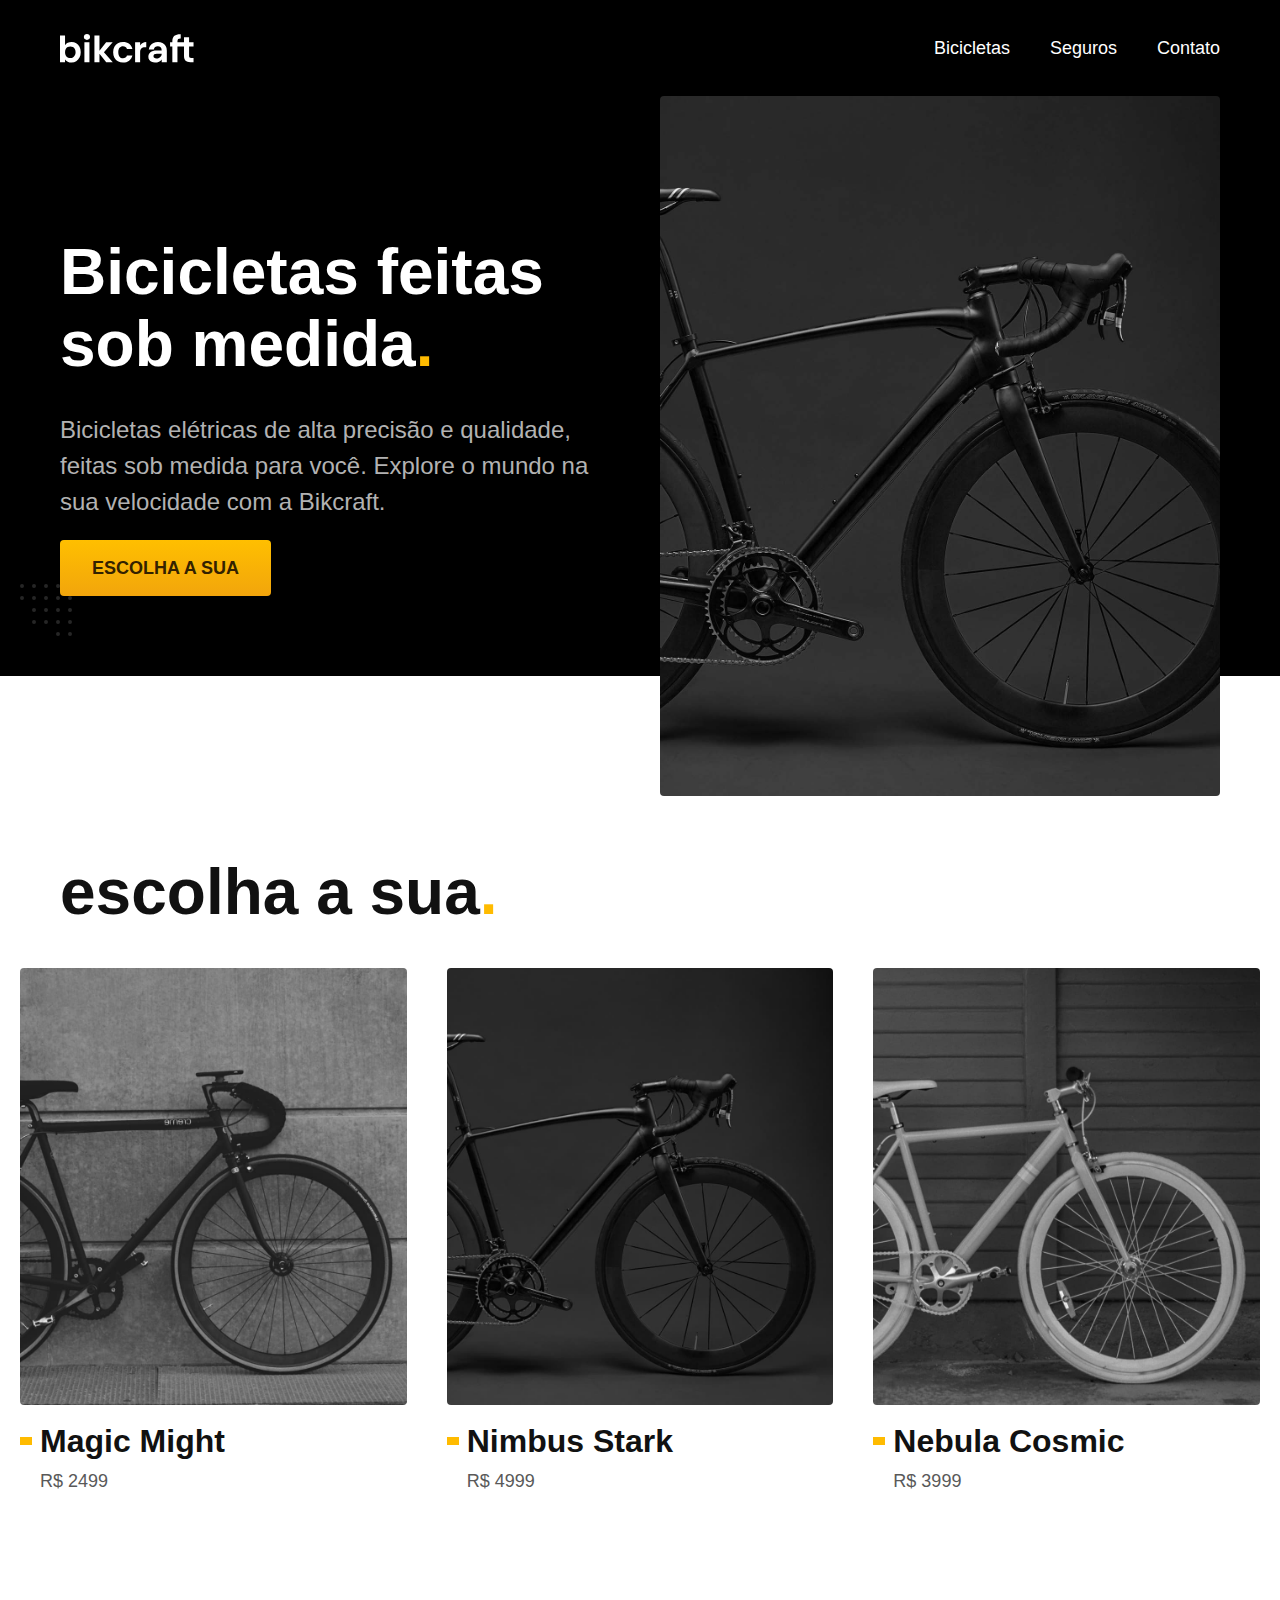
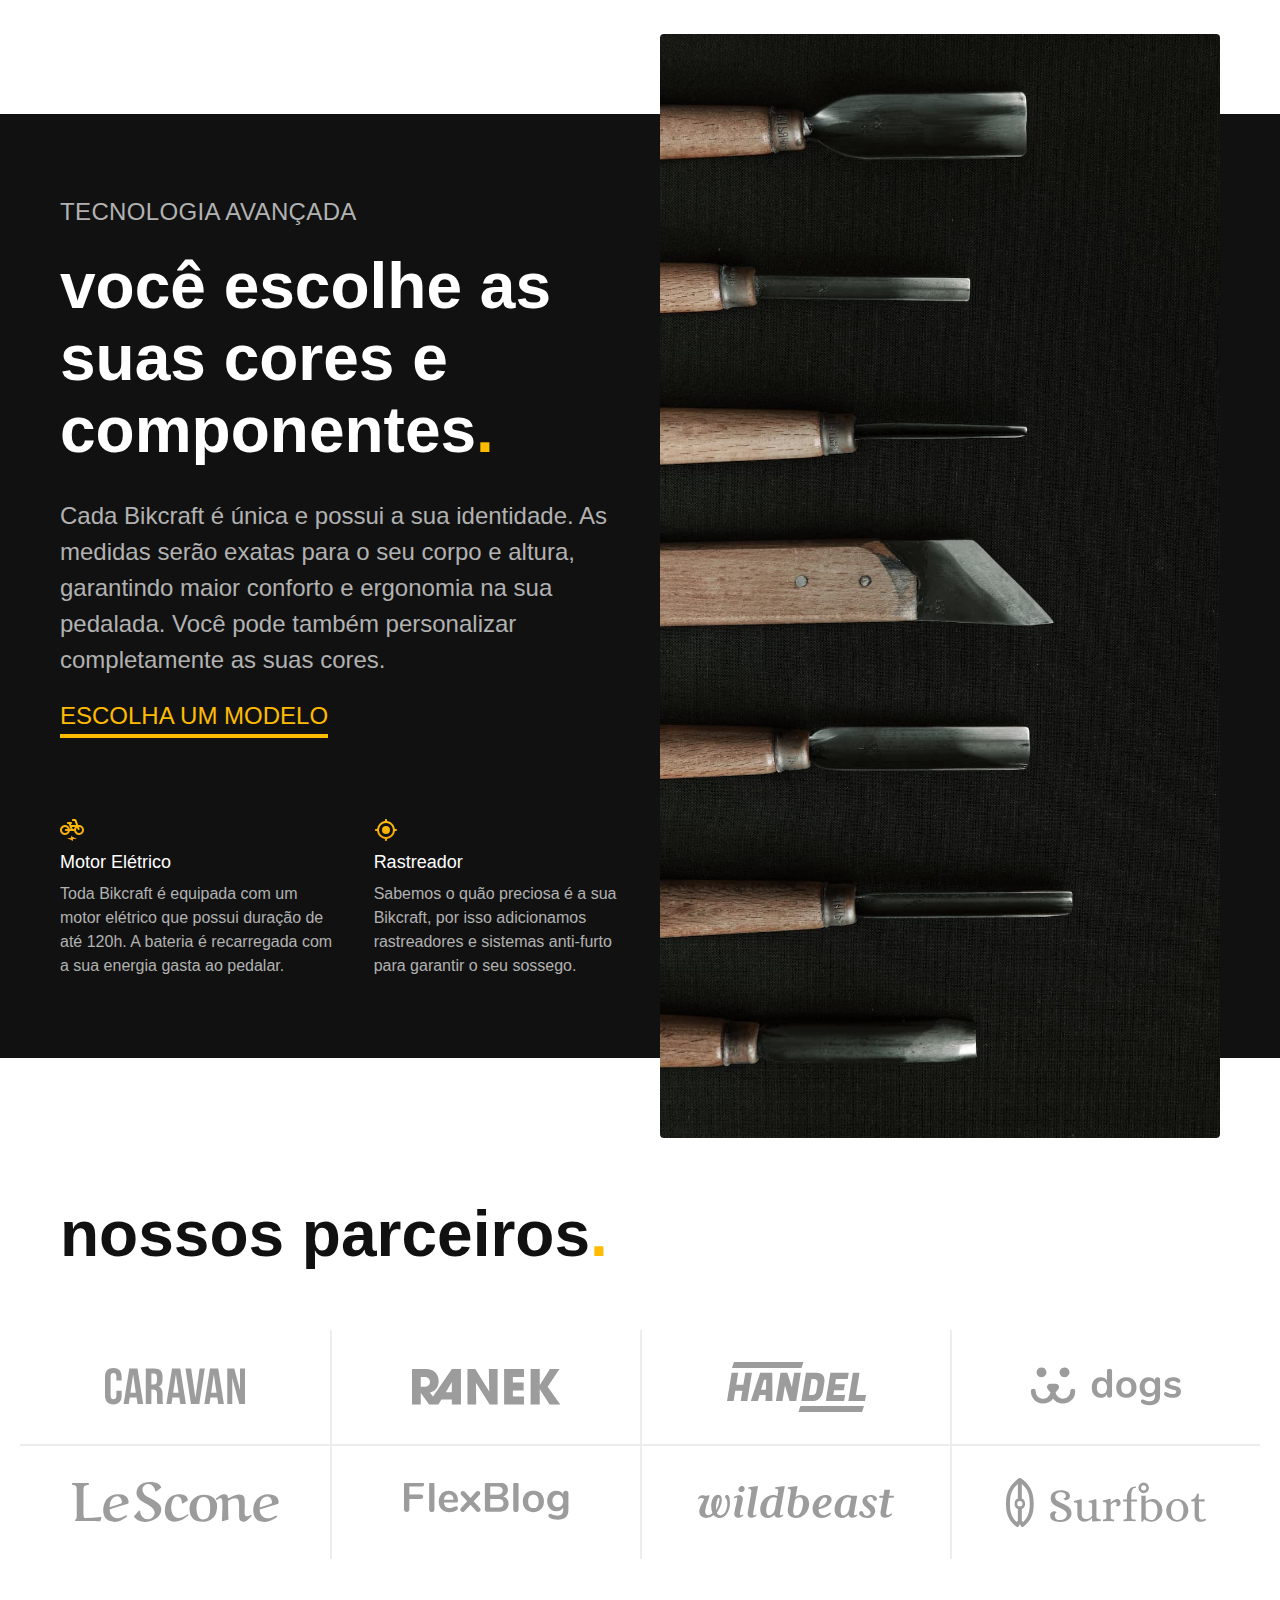
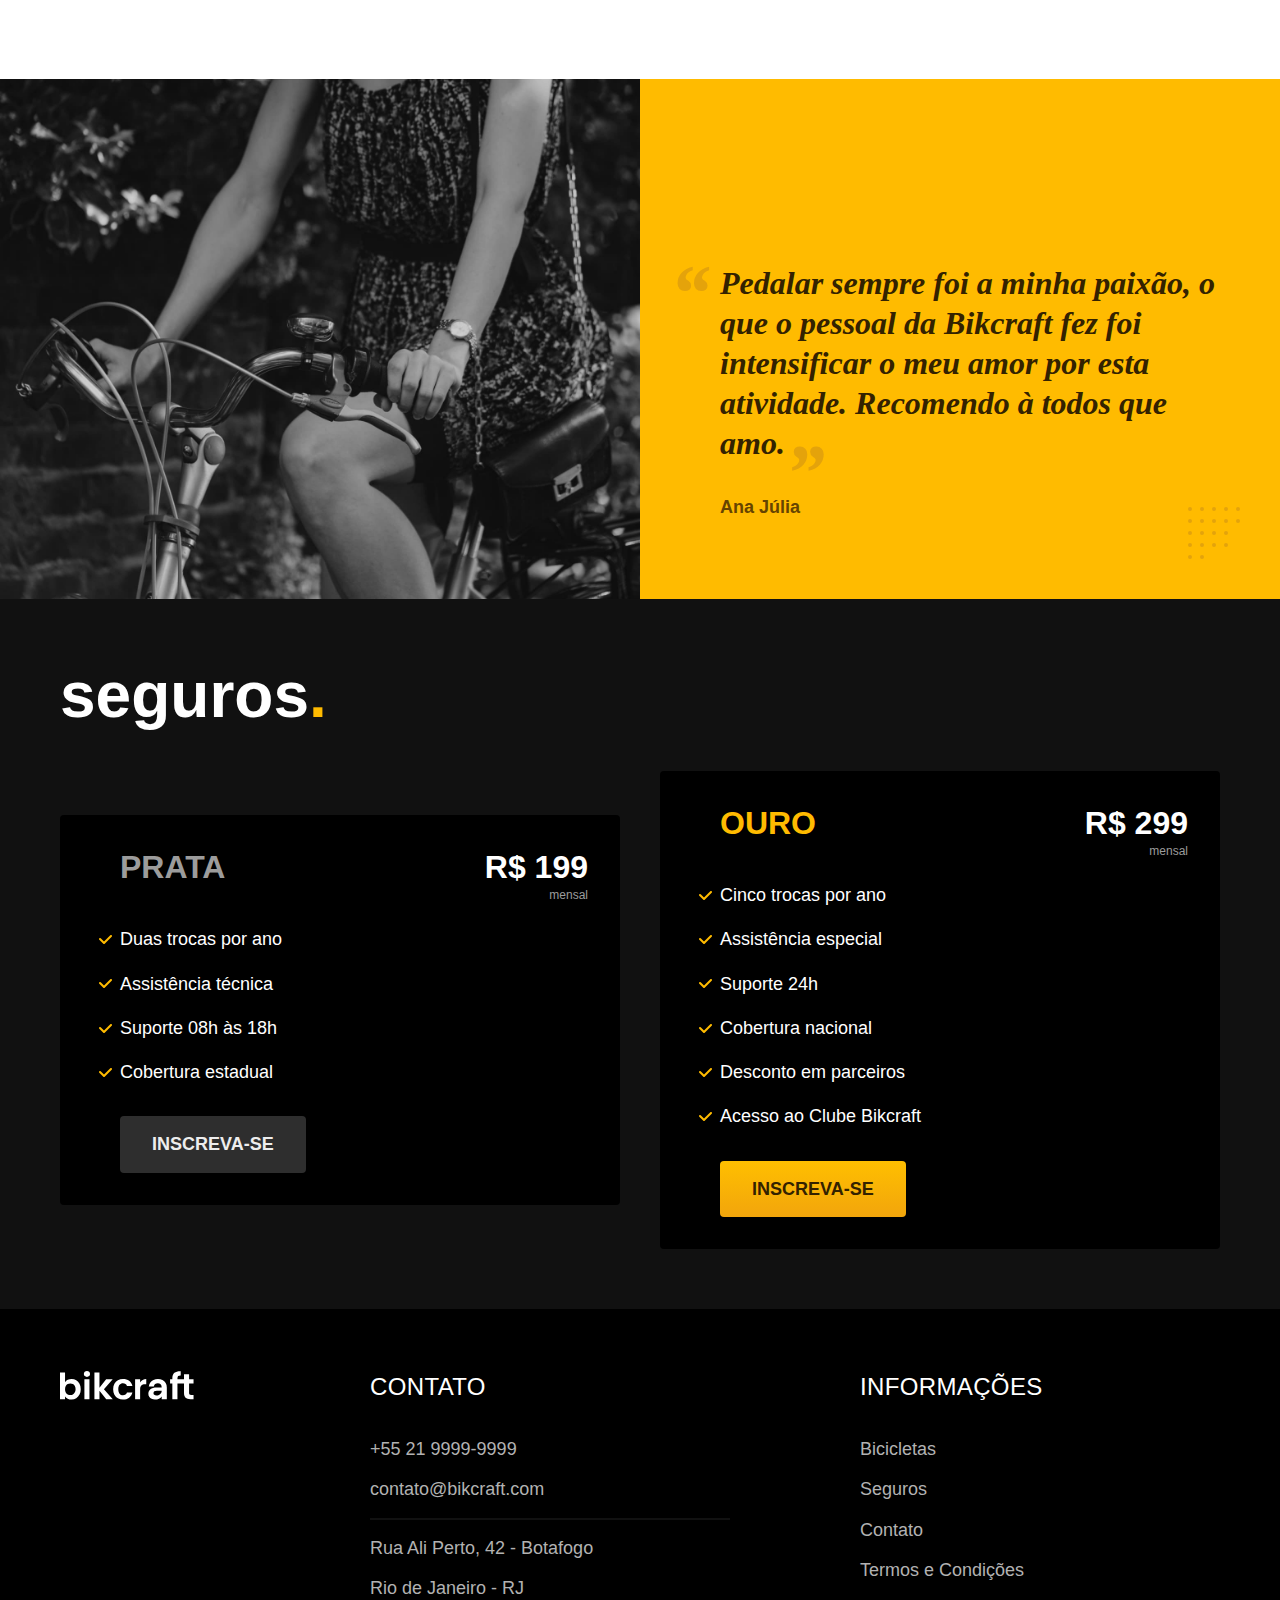
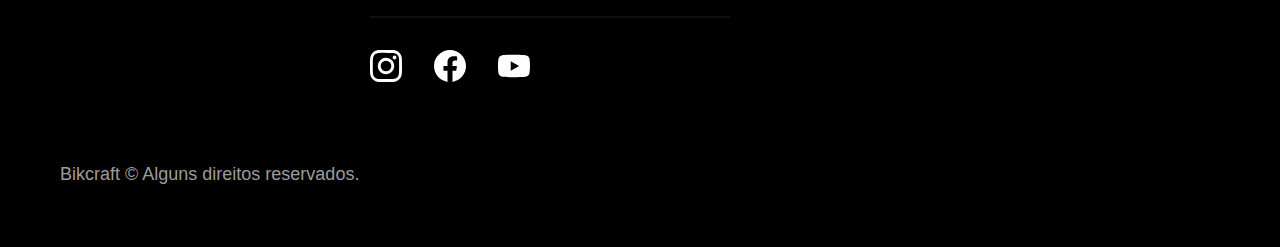
<file: index.html>
<!DOCTYPE html>
<html lang="pt-br">

<head>
  <meta charset="UTF-8">
  <meta name="viewport" content="width=device-width, initial-scale=1.0">

  <title>Bikcraft - Bicicletas Elétricas</title>
  <meta name="description" content="Bicicletas elétricas de alta precisão e qualidade, feitas sob medida para o cliente. Explore o mundo na sua velocidade com a Bikcraft.">

  <link rel="preload" href="./css/style.css" as="style">
  <link rel="stylesheet" href="./css/style.css">

</head>

<body>
  <header class="header-bg">
    <div class="header container">
      <a href="./">
        <img src="./img/bikcraft.svg" alt="Bikcraft">
      </a>

      <nav aria-label="primaria">
        <ul class="header-menu font-1-m cor-0">
          <li><a href="./bicicletas.html">Bicicletas</a></li>
          <li><a href="./seguros.html">Seguros</a></li>
          <li><a href="./contato.html">Contato</a></li>
        </ul>
      </nav>
    </div>
  </header>

  <main class="introducao-bg">
    <div class="introducao container">
      <div class="introducao-conteudo">
        <h1 class="font-1-xxl cor-0">Bicicletas feitas sob medida<span class="cor-p1">.</span></h1>
        <p class="font-2-l cor-5">Bicicletas elétricas de alta precisão e qualidade, feitas sob medida para você. Explore o mundo na sua velocidade com a Bikcraft.</p>
        <a class="botao" href="./bicicletas.html">Escolha a sua</a>
      </div>
      <picture>
        <source media="(max-width: 800px)" srcset="./img/bicicletas/nimbus.jpg">
        <img src="./img/fotos/introducao.jpg" alt="Bicicleta elétrica preta.">
      </picture>
    
    </div>
  </main>

  <article class="bicicletas-lista">
    <h2 class="container font-1-xxl">escolha a sua<span class="cor-p1">.</span></h2>

    <ul>
      <li>
        <a href="./bicicletas/magic.html">
          <img src="./img/bicicletas/magic-home.jpg" alt="Bicicleta preta">
          <h3 class="font-1-xl">Magic Might</h3>
          <span class="font-2-m cor-8">R$ 2499</span>
        </a>
      </li>
      <li>
        <a href="./bicicletas/nimbus.html">
          <img src="./img/bicicletas/nimbus-home.jpg" alt="Bicicleta preta">
          <h3 class="font-1-xl">Nimbus Stark</h3>
          <span class="font-2-m cor-8">R$ 4999</span>
        </a>
      </li>
      <li>
        <a href="./bicicletas/nebula.html">
          <img src="./img/bicicletas/nebula-home.jpg" alt="Bicicleta preta">
          <h3 class="font-1-xl">Nebula Cosmic</h3>
          <span class="font-2-m cor-8">R$ 3999</span>
        </a>
      </li>
    </ul>
  </article>

  <article class="tecnologia-bg">
    <div class="tecnologia container">
      <div class="tecnologia-conteudo">
        <span class="font-2-l-b cor-5">Tecnologia Avançada</span>
        <h2 class="font-1-xxl cor-0">você escolhe as suas cores e componentes<span class="cor-p1">.</span></h2>
        <p class="font-2-l cor-5">Cada Bikcraft é única e possui a sua identidade. As medidas serão exatas para o seu corpo e altura, garantindo maior conforto e ergonomia na sua pedalada. Você pode também personalizar completamente as suas cores.</p>
        <a class="link" href="./bicicletas.html">Escolha um modelo</a>
        <div class="tecnologia-vantagens">
          <div>
            <img src="./img/icones/eletrica.svg" alt="">
            <h3 class="font-1-m cor-0">Motor Elétrico</h3>
            <p class="font-2-s cor-5">Toda Bikcraft é equipada com um motor elétrico que possui duração de até 120h. A bateria é recarregada com a sua energia gasta ao pedalar.</p>
          </div>
          <div>
            <img src="./img/icones/rastreador.svg" alt="">
            <h3 class="font-1-m cor-0">Rastreador</h3>
            <p class="font-2-s cor-5">Sabemos o quão preciosa é a sua Bikcraft, por isso adicionamos rastreadores e sistemas anti-furto para garantir o seu sossego.</p>
          </div>
        </div>
      </div>
      <div class="tecnologia-imagem">
        <img src="./img/fotos/tecnologia.jpg" alt="">
      </div>
    </div>
  </article>

  <section class="parceiros" aria-label="Nossos Parceiros">
    <h2 class="container font-1-xxl">nossos parceiros<span class="cor-p1">.</span></h2>

    <ul>
      <li><img src="./img/parceiros/caravan.svg" alt="caravan"></li>
      <li><img src="./img/parceiros/ranek.svg" alt="ranek"></li>
      <li><img src="./img/parceiros/handel.svg" alt="handel"></li>
      <li><img src="./img/parceiros/dogs.svg" alt="dogs"></li>
      <li><img src="./img/parceiros/lescone.svg" alt="lescone"></li>
      <li><img src="./img/parceiros/flexblog.svg" alt="flexblog"></li>
      <li><img src="./img/parceiros/wildbeast.svg" alt="wildbeast"></li>
      <li><img src="./img/parceiros/surfbot.svg" alt="surfbot"></li>
    </ul>
  </section>

  <section class="depoimento" aria-label="Depoimento">
    <div>
      <img src="./img/fotos/depoimento.jpg" alt="Pessoa pedalando uma bicicleta Bikcraft">
    </div>
    <div class="depoimento-conteudo">
      <blockquote class="font-1-xl cor-p5">
        <p>Pedalar sempre foi a minha paixão, o que o pessoal da Bikcraft fez foi intensificar o meu amor por esta atividade. Recomendo à todos que amo.</p>
      </blockquote>
      <span class="font-1-m-b cor-p4">Ana Júlia</span>
    </div>
  </section>

  <article class="seguros-bg">
    <div class="seguros container">
      <h2 class="font-1-xxl cor-0">seguros<span class="cor-p1">.</span></h2>
      <div class="seguros-item">
        <h3 class="font-1-xl cor-6">PRATA</h3>
        <span class="font-1-xl cor-0">R$ 199 <span class="font-1-xs cor-6">mensal</span></span>
        <ul class="font-2-m cor-0">
          <li>Duas trocas por ano</li>
          <li>Assistência técnica</li>
          <li>Suporte 08h às 18h</li>
          <li>Cobertura estadual</li>
        </ul>
        <a class="botao secundario" href="./orcamento.html">Inscreva-se</a>
      </div>

      <div class="seguros-item">
        <h3 class="font-1-xl cor-p1">OURO</h3>
        <span class="font-1-xl cor-0">R$ 299 <span class="font-1-xs cor-6">mensal</span></span>
        <ul class="font-2-m cor-0">
          <li>Cinco trocas por ano</li>
          <li>Assistência especial</li>
          <li>Suporte 24h</li>
          <li>Cobertura nacional</li>
          <li>Desconto em parceiros</li>
          <li>Acesso ao Clube Bikcraft</li>
        </ul>
        <a class="botao" href="./orcamento.html">Inscreva-se</a>
      </div>
    </div>
  </article>

  <footer class="footer-bg">
    <div class="footer container">
      <img src="./img/bikcraft.svg" alt="Bikcraft">
      <div class="footer-contato">
        <h3 class="font-2-l-b cor-0">Contato</h3>
        <ul class="font-2-m cor-5">
          <li><a href="tel:+552199999999">+55 21 9999-9999</a></li>
          <li><a href="mailto:contato@bikcraft.com">contato@bikcraft.com</a></li>
          <li>Rua Ali Perto, 42 - Botafogo</li>
          <li>Rio de Janeiro - RJ</li>
        </ul>
        <div class="footer-redes">
          <a href="./">
            <img src="./img/redes/instagram.svg" alt="Instagram">
          </a>
          <a href="./">
            <img src="./img/redes/facebook.svg" alt="Facebook">
          </a>
          <a href="./">
            <img src="./img/redes/youtube.svg" alt="Youtube">
          </a>
        </div>
      </div>
      <div class="footer-informacoes">
        <h3 class="font-2-l-b cor-0">Informações</h3>
        <nav>
          <ul class="font-1-m cor-5">
            <li><a href="./bicicletas.html">Bicicletas</a></li>
            <li><a href="./seguros.html">Seguros</a></li>
            <li><a href="./contato.html">Contato</a></li>
            <li><a href="./termos.html">Termos e Condições</a></li>
          </ul>
        </nav>
      </div>
      <p class="footer-copy font-2-m cor-6">Bikcraft © Alguns direitos reservados.</p>
    </div>
  </footer>
</body>

</html>
</file>
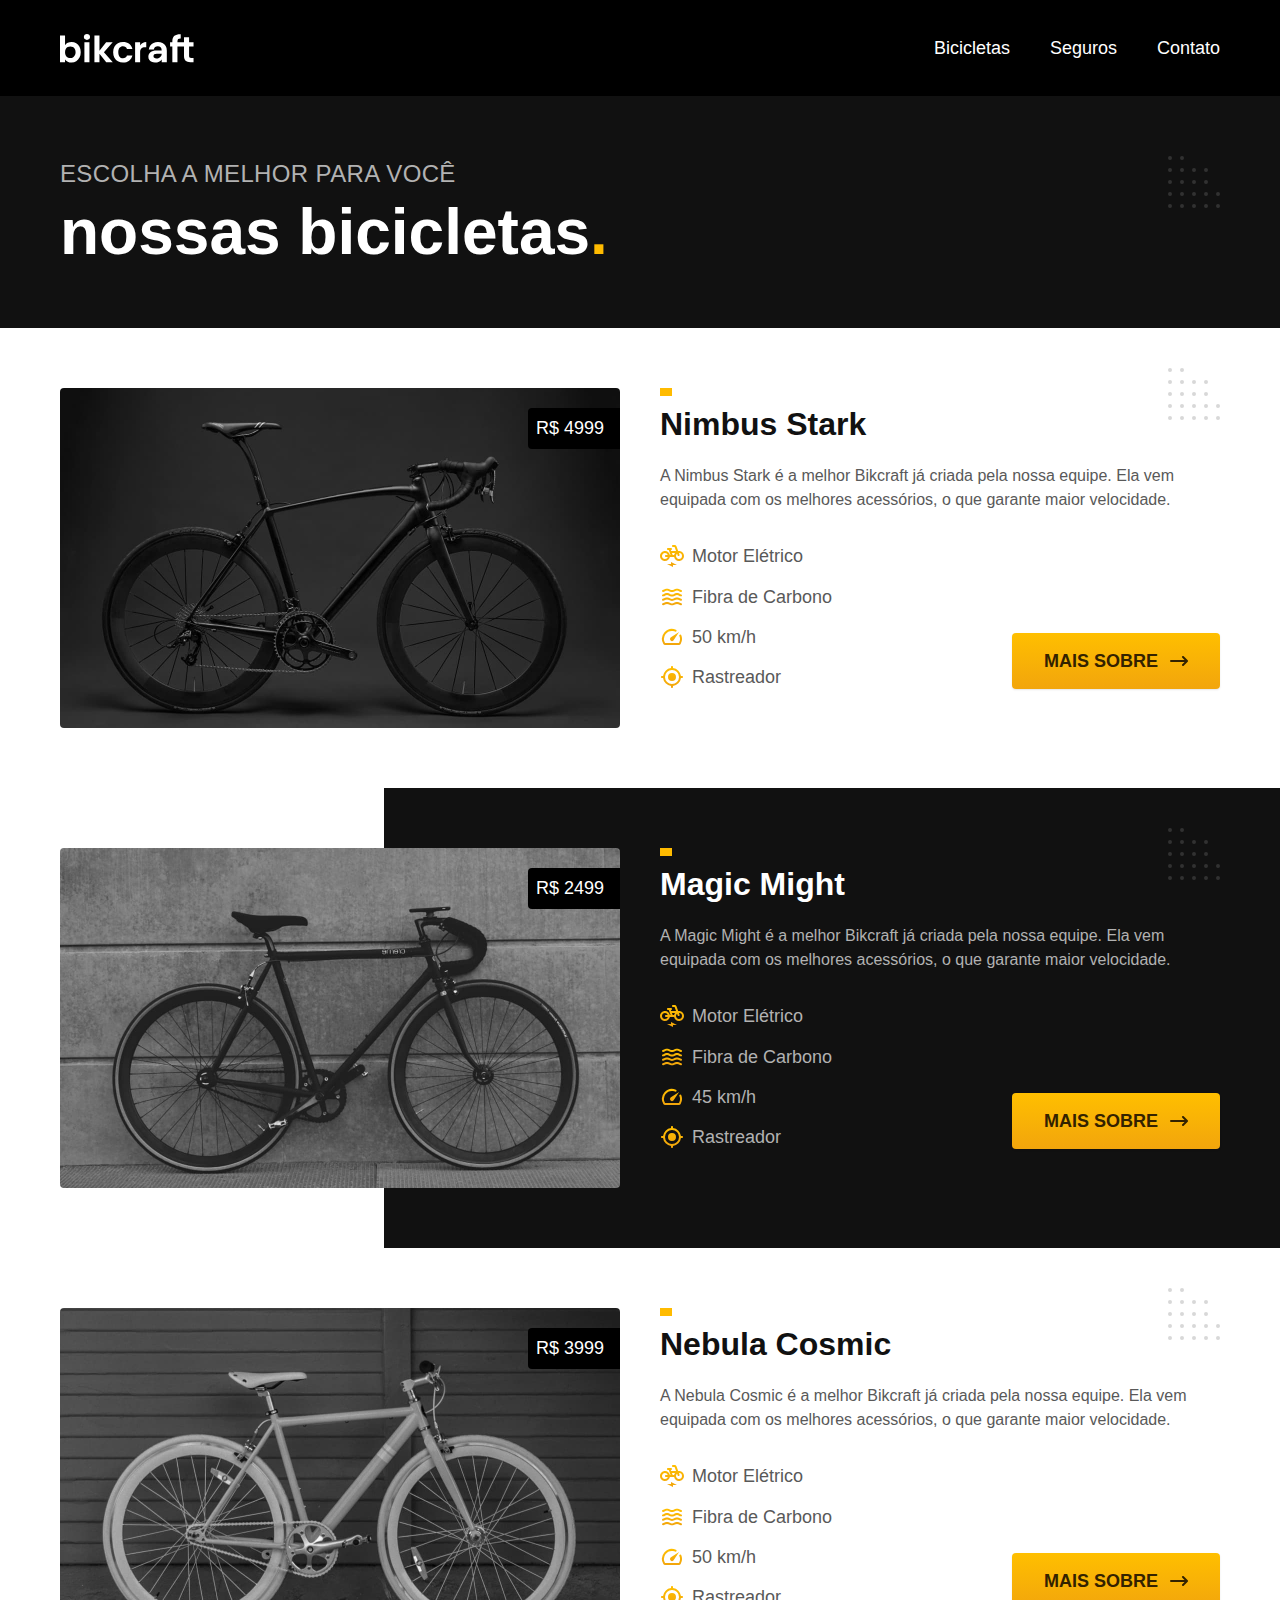
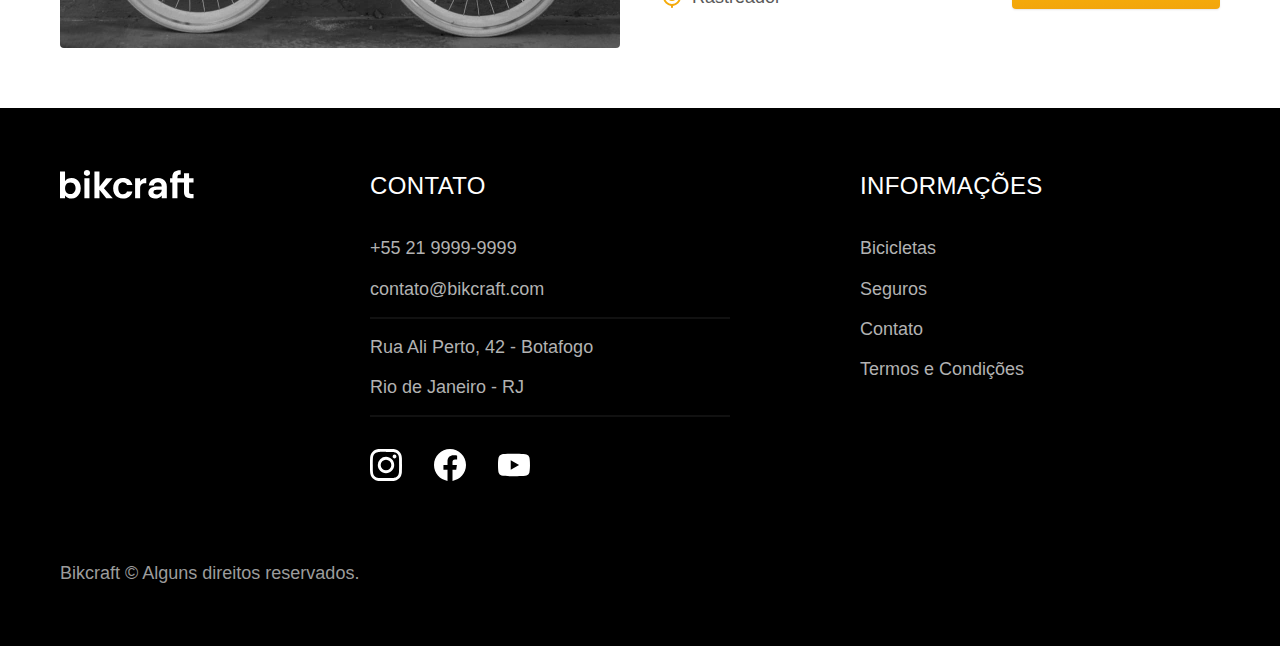
<file: bicicletas.html>
<!DOCTYPE html>
<html lang="pt-br">

<head>
  <meta charset="UTF-8">
  <meta name="viewport" content="width=device-width, initial-scale=1.0">

  <title>Bicicletas | Bikcraft</title>
  <meta name="description" content="Bicicletas">

  <link rel="stylesheet" href="./css/style.css">
</head>

<body id="bicicletas">
  <header class="header-bg">
    <div class="header container">
      <a href="./">
        <img src="./img/bikcraft.svg" alt="Bikcraft">
      </a>

      <nav aria-label="primaria">
        <ul class="header-menu font-1-m cor-0">
          <li><a href="./bicicletas.html">Bicicletas</a></li>
          <li><a href="./seguros.html">Seguros</a></li>
          <li><a href="./contato.html">Contato</a></li>
        </ul>
      </nav>
    </div>
  </header>

  <main>
    <div class="titulo-bg">
      <div class="titulo container">
        <p class="font-2-l-b cor-5">Escolha a melhor para você</p>
        <h1 class="font-1-xxl cor-0">nossas bicicletas<span class="cor-p1">.</span></h1>
      </div>
    </div>

    <div class="bicicletas container">
      <div class="bicicletas-imagem">
        <img src="./img/bicicletas/nimbus.jpg" alt="Bicicleta preta">
        <span class="font-2-m cor-0">R$ 4999</span>
      </div>
      <div class="bicicletas-conteudo">
        <h2 class="font-1-xl">Nimbus Stark</h2>
        <p class="font-2-s cor-8">A Nimbus Stark é a melhor Bikcraft já criada pela nossa equipe. Ela vem equipada com os melhores acessórios, o que garante maior velocidade.</p>
        <ul class="font-1-m cor-8">
          <li>
            <img src="./img/icones/eletrica.svg" alt="">
            Motor Elétrico
          </li>
          <li>
            <img src="./img/icones/carbono.svg" alt="">
            Fibra de Carbono
          </li>
          <li>
            <img src="./img/icones/velocidade.svg" alt="">
            50 km/h
          </li>
          <li>
            <img src="./img/icones/rastreador.svg" alt="">
            Rastreador
          </li>
        </ul>
        <a class="botao seta" href="./bicicletas/nimbus.html">Mais Sobre</a>
      </div>
    </div>

    <div class="bicicletas-bg">
      <div class="bicicletas container">
        <div class="bicicletas-imagem">
          <img src="./img/bicicletas/magic.jpg" alt="Bicicleta preta">
          <span class="font-2-m cor-0">R$ 2499</span>
        </div>
        <div class="bicicletas-conteudo">
          <h2 class="font-1-xl cor-0">Magic Might</h2>
          <p class="font-2-s cor-5">A Magic Might é a melhor Bikcraft já criada pela nossa equipe. Ela vem equipada com os melhores acessórios, o que garante maior velocidade.</p>
          <ul class="font-1-m cor-5">
            <li>
              <img src="./img/icones/eletrica.svg" alt="">
              Motor Elétrico
            </li>
            <li>
              <img src="./img/icones/carbono.svg" alt="">
              Fibra de Carbono
            </li>
            <li>
              <img src="./img/icones/velocidade.svg" alt="">
              45 km/h
            </li>
            <li>
              <img src="./img/icones/rastreador.svg" alt="">
              Rastreador
            </li>
          </ul>
          <a class="botao seta" href="./bicicletas/magic.html">Mais Sobre</a>
        </div>
      </div>
    </div>

    <div class="bicicletas container">
      <div class="bicicletas-imagem">
        <img src="./img/bicicletas/nebula.jpg" alt="Bicicleta preta">
        <span class="font-2-m cor-0">R$ 3999</span>
      </div>
      <div class="bicicletas-conteudo">
        <h2 class="font-1-xl">Nebula Cosmic</h2>
        <p class="font-2-s cor-8">A Nebula Cosmic é a melhor Bikcraft já criada pela nossa equipe. Ela vem equipada com os melhores acessórios, o que garante maior velocidade.</p>
        <ul class="font-1-m cor-8">
          <li>
            <img src="./img/icones/eletrica.svg" alt="">
            Motor Elétrico
          </li>
          <li>
            <img src="./img/icones/carbono.svg" alt="">
            Fibra de Carbono
          </li>
          <li>
            <img src="./img/icones/velocidade.svg" alt="">
            50 km/h
          </li>
          <li>
            <img src="./img/icones/rastreador.svg" alt="">
            Rastreador
          </li>
        </ul>
        <a class="botao seta" href="./bicicletas/nebula.html">Mais Sobre</a>
      </div>
    </div>

  </main>

  <footer class="footer-bg">
    <div class="footer container">
      <img src="./img/bikcraft.svg" alt="Bikcraft">
      <div class="footer-contato">
        <h3 class="font-2-l-b cor-0">Contato</h3>
        <ul class="font-2-m cor-5">
          <li><a href="tel:+552199999999">+55 21 9999-9999</a></li>
          <li><a href="mailto:contato@bikcraft.com">contato@bikcraft.com</a></li>
          <li>Rua Ali Perto, 42 - Botafogo</li>
          <li>Rio de Janeiro - RJ</li>
        </ul>
        <div class="footer-redes">
          <a href="./">
            <img src="./img/redes/instagram.svg" alt="Instagram">
          </a>
          <a href="./">
            <img src="./img/redes/facebook.svg" alt="Facebook">
          </a>
          <a href="./">
            <img src="./img/redes/youtube.svg" alt="Youtube">
          </a>
        </div>
      </div>
      <div class="footer-informacoes">
        <h3 class="font-2-l-b cor-0">Informações</h3>
        <nav>
          <ul class="font-1-m cor-5">
            <li><a href="./bicicletas.html">Bicicletas</a></li>
            <li><a href="./seguros.html">Seguros</a></li>
            <li><a href="./contato.html">Contato</a></li>
            <li><a href="./termos.html">Termos e Condições</a></li>
          </ul>
        </nav>
      </div>
      <p class="footer-copy font-2-m cor-6">Bikcraft © Alguns direitos reservados.</p>
    </div>
  </footer>
</body>

</html>
</file>
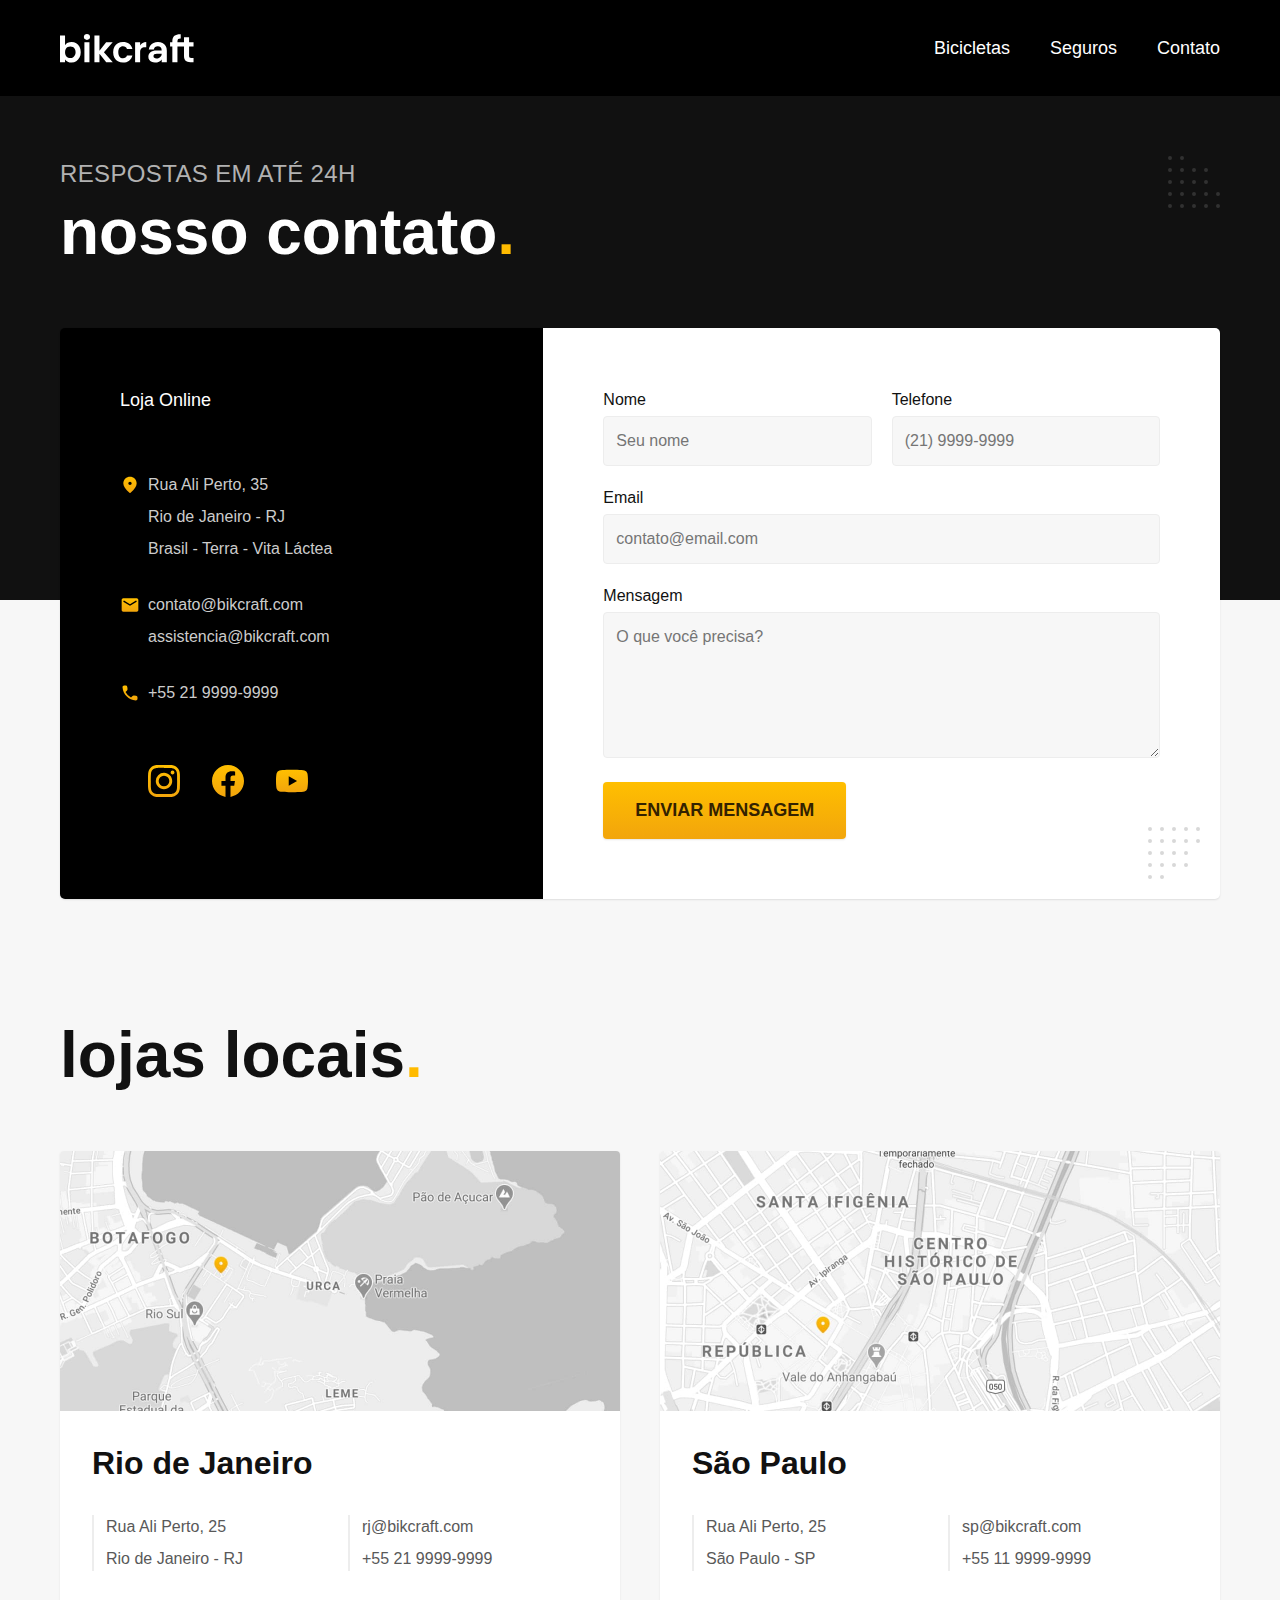
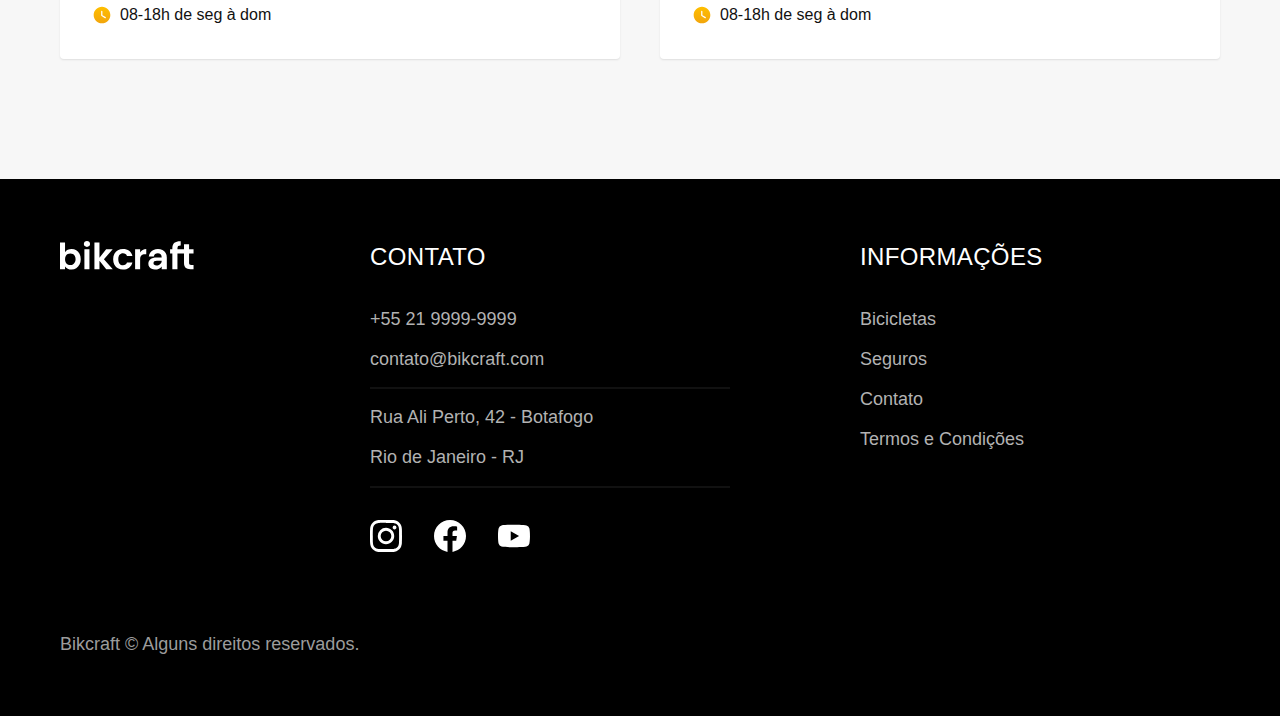
<file: contato.html>
<!DOCTYPE html>
<html lang="pt-br">

<head>
  <meta charset="UTF-8">
  <meta name="viewport" content="width=device-width, initial-scale=1.0">

  <title>Contato | Bikcraft</title>
  <meta name="description" content="Contato.">

  <link rel="preload" href="./css/style.css" as="style">
  <link rel="stylesheet" href="./css/style.css">
</head>

<body id="contato">
  <header class="header-bg">
    <div class="header container">
      <a href="./">
        <img src="./img/bikcraft.svg" alt="Bikcraft">
      </a>

      <nav aria-label="primaria">
        <ul class="header-menu font-1-m cor-0">
          <li><a href="./bicicletas.html">Bicicletas</a></li>
          <li><a href="./seguros.html">Seguros</a></li>
          <li><a href="./contato.html">Contato</a></li>
        </ul>
      </nav>
    </div>
  </header>

  <main>
    <div class="titulo-bg">
      <div class="titulo container">
        <p class="font-2-l-b cor-5">Respostas em até 24h</p>
        <h1 class="font-1-xxl cor-0">nosso contato<span class="cor-p1">.</span></h1>
      </div>
    </div>

    <div class="contato container">
      <section class="contato-dados" aria-label="Endereço">
        <h2 class="font-1-m cor-0">Loja Online</h2>
        <div class="contato-endereco font-2-s cor-4">
          <p>Rua Ali Perto, 35</p>
          <p>Rio de Janeiro - RJ</p>
          <p>Brasil - Terra - Vita Láctea</p>
        </div>
        <address class="contato-meios font-2-s cor-4">
          <a href="mailto:contato@bikcraft.com">contato@bikcraft.com</a>
          <a href="mailto:assistencia@bikcraft.com">assistencia@bikcraft.com</a>
          <a href="tel:+552199999999">+55 21 9999-9999</a>
        </address>
        <div class="contato-redes">
          <a href="./">
            <img src="./img/redes/instagram-p.svg" alt="Instagram">
          </a>
          <a href="./">
            <img src="./img/redes/facebook-p.svg" alt="Facebook">
          </a>
          <a href="./">
            <img src="./img/redes/youtube-p.svg" alt="Youtube">
          </a>
        </div>
      </section>
      <section class="contato-formulario" aria-label="Formulário">
        <form class="form" action="./contato.html">
          <div>
            <label for="nome">Nome</label>
            <input type="text" id="nome" name="nome" placeholder="Seu nome">
          </div>
          <div>
            <label for="telefone">Telefone</label>
            <input type="text" id="telefone" name="telefone" placeholder="(21) 9999-9999">
          </div>
          <div class="col-2">
            <label for="email">Email</label>
            <input type="email" id="email" name="email" placeholder="contato@email.com">
          </div>
          <div class="col-2">
            <label for="mensagem">Mensagem</label>
            <textarea rows="5" id="mensagem" name="mensagem" placeholder="O que você precisa?"></textarea>
          </div>
          <button class="botao col-2">Enviar Mensagem</button>
        </form>
      </section>
    </div>
  </main>

  <article class="lojas container">
    <h2 class="font-1-xxl">lojas locais<span class="cor-p1">.</span></h2>
    <div class="lojas-item">
      <img src="./img/lojas/rj.jpg" alt="mapa marcando o endereço em Rua Ali Perto, 25 - Rio de Janeiro - RJ">
      <div class="lojas-conteudo">
        <h3 class="font-1-xl">Rio de Janeiro</h3>
        <div class="lojas-dados font-2-s cor-8">
          <p>Rua Ali Perto, 25</p>
          <p>Rio de Janeiro - RJ</p>
        </div>
        <div class="lojas-dados font-2-s cor-8">
          <a href="mailto:rj@bikcraft.com">rj@bikcraft.com</a>
          <a href="tel:+552199999999">+55 21 9999-9999</a>
        </div>
        <p class="lojas-tempo font-1-s"><img src="./img/icones/horario.svg" alt="">08-18h de seg à dom</p>
      </div>
    </div>

    <div class="lojas-item">
      <img src="./img/lojas/sp.jpg" alt="mapa marcando o endereço em Rua Ali Perto, 25 - São Paulo - SP">
      <div class="lojas-conteudo">
        <h3 class="font-1-xl">São Paulo</h3>
        <div class="lojas-dados font-2-s cor-8">
          <p>Rua Ali Perto, 25</p>
          <p>São Paulo - SP</p>
        </div>
        <div class="lojas-dados font-2-s cor-8">
          <a href="mailto:sp@bikcraft.com">sp@bikcraft.com</a>
          <a href="tel:+551199999999">+55 11 9999-9999</a>
        </div>
        <p class="lojas-tempo font-1-s"><img src="./img/icones/horario.svg" alt="">08-18h de seg à dom</p>
      </div>
    </div>
  </article>

  <footer class="footer-bg">
    <div class="footer container">
      <img src="./img/bikcraft.svg" alt="Bikcraft">
      <div class="footer-contato">
        <h3 class="font-2-l-b cor-0">Contato</h3>
        <ul class="font-2-m cor-5">
          <li><a href="tel:+552199999999">+55 21 9999-9999</a></li>
          <li><a href="mailto:contato@bikcraft.com">contato@bikcraft.com</a></li>
          <li>Rua Ali Perto, 42 - Botafogo</li>
          <li>Rio de Janeiro - RJ</li>
        </ul>
        <div class="footer-redes">
          <a href="./">
            <img src="./img/redes/instagram.svg" alt="Instagram">
          </a>
          <a href="./">
            <img src="./img/redes/facebook.svg" alt="Facebook">
          </a>
          <a href="./">
            <img src="./img/redes/youtube.svg" alt="Youtube">
          </a>
        </div>
      </div>
      <div class="footer-informacoes">
        <h3 class="font-2-l-b cor-0">Informações</h3>
        <nav>
          <ul class="font-1-m cor-5">
            <li><a href="./bicicletas.html">Bicicletas</a></li>
            <li><a href="./seguros.html">Seguros</a></li>
            <li><a href="./contato.html">Contato</a></li>
            <li><a href="./termos.html">Termos e Condições</a></li>
          </ul>
        </nav>
      </div>
      <p class="footer-copy font-2-m cor-6">Bikcraft © Alguns direitos reservados.</p>
    </div>
  </footer>
</body>

</html>
</file>
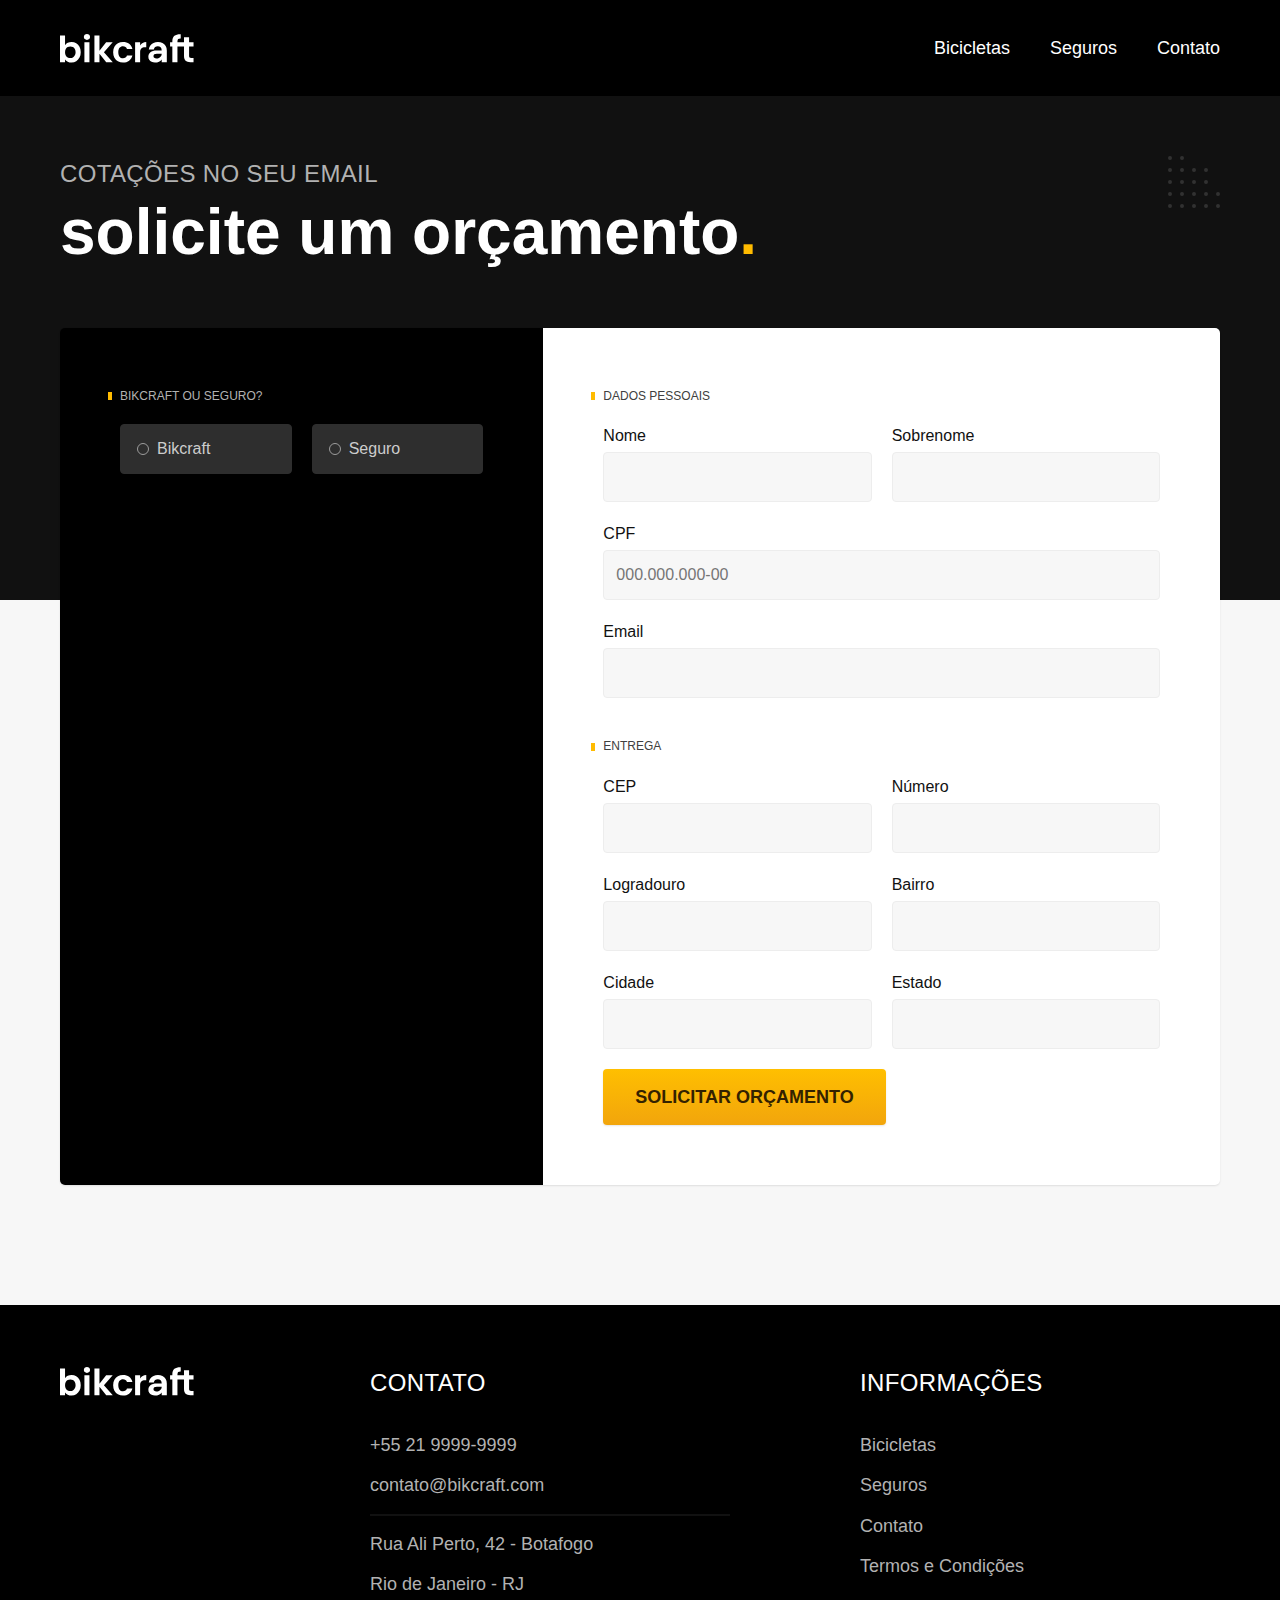
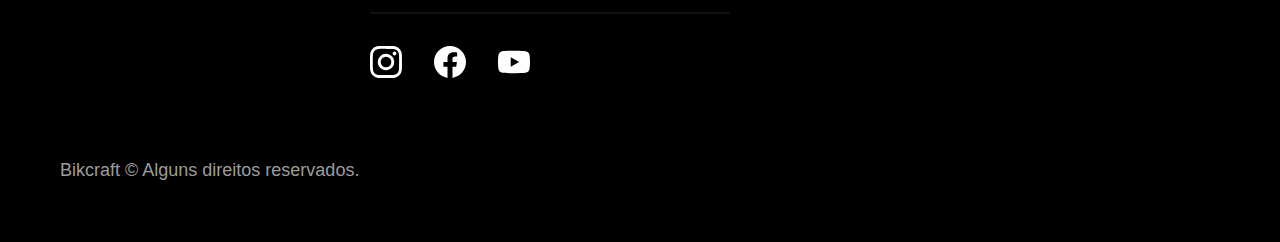
<file: orcamento.html>
<!DOCTYPE html>
<html lang="pt-br">

<head>
  <meta charset="UTF-8">
  <meta name="viewport" content="width=device-width, initial-scale=1.0">

  <title>Orçamento | Bikcraft</title>
  <meta name="description" content="Orçamento.">

  <link rel="preload" href="./css/style.css" as="style">
  <link rel="stylesheet" href="./css/style.css">
</head>

<body id="orcamento">
  <header class="header-bg">
    <div class="header container">
      <a href="./">
        <img src="./img/bikcraft.svg" alt="Bikcraft">
      </a>

      <nav aria-label="primaria">
        <ul class="header-menu font-1-m cor-0">
          <li><a href="./bicicletas.html">Bicicletas</a></li>
          <li><a href="./seguros.html">Seguros</a></li>
          <li><a href="./contato.html">Contato</a></li>
        </ul>
      </nav>
    </div>
  </header>

  <main>
    <div class="titulo-bg">
      <div class="titulo container">
        <p class="font-2-l-b cor-5">Cotações no seu email</p>
        <h1 class="font-1-xxl cor-0">solicite um orçamento<span class="cor-p1">.</span></h1>
      </div>
    </div>

    <form class="orcamento container" action="./orcamento.html">
      <div class="orcamento-produto">
        <h2 class="font-1-xs cor-5">Bikcraft ou Seguro?</h2>

        <input type="radio" name="tipo" value="bikcraft" id="bikcraft">
        <label for="bikcraft">Bikcraft</label>

        <input type="radio" name="tipo" value="seguro" id="seguro">
        <label for="seguro">Seguro</label>

        <div class="orcamento-conteudo" id="orcamento-bikcraft">
          <h2 class="font-1-xs cor-5">Escolha a sua</h2>

          <input type="radio" name="produto" value="nimbus" id="nimbus">
          <label for="nimbus">Nimbus Stark <span>R$ 4999</span></label>
          <div class="orcamento-detalhes">
            <ul class="font-1-xs cor-8">
              <li><img src="./img/icones/eletrica.svg" alt=""> Motor Elétrico</li>
              <li><img src="./img/icones/carbono.svg" alt=""> Fibra de Carbono</li>
              <li><img src="./img/icones/velocidade.svg" alt=""> 50 km/h</li>
              <li><img src="./img/icones/rastreador.svg" alt=""> Rastreador</li>
            </ul>
            <img src="./img/bicicletas/nimbus.jpg" alt="Bicicleta preta">
          </div>

          <input type="radio" name="produto" value="magic" id="magic">
          <label for="magic">Magic Might <span>R$ 2499</span></label>
          <div class="orcamento-detalhes">
            <ul class="font-1-xs cor-8">
              <li><img src="./img/icones/eletrica.svg" alt=""> Motor Elétrico</li>
              <li><img src="./img/icones/carbono.svg" alt=""> Fibra de Carbono</li>
              <li><img src="./img/icones/velocidade.svg" alt=""> 45 km/h</li>
              <li><img src="./img/icones/rastreador.svg" alt=""> Rastreador</li>
            </ul>
            <img src="./img/bicicletas/magic.jpg" alt="Bicicleta preta">
          </div>

          <input type="radio" name="produto" value="nebula" id="nebula">
          <label for="nebula">Nebula Cosmic <span>R$ 3999</span></label>
          <div class="orcamento-detalhes">
            <ul class="font-1-xs cor-8">
              <li><img src="./img/icones/eletrica.svg" alt=""> Motor Elétrico</li>
              <li><img src="./img/icones/carbono.svg" alt=""> Fibra de Carbono</li>
              <li><img src="./img/icones/velocidade.svg" alt=""> 40 km/h</li>
              <li><img src="./img/icones/rastreador.svg" alt=""> Rastreador</li>
            </ul>
            <img src="./img/bicicletas/nebula.jpg" alt="Bicicleta branca">
          </div>

        </div>

        <div class="orcamento-conteudo" id="orcamento-seguro">
          <h2 class="font-1-xs cor-5">Escolha o plano</h2>

          <input type="radio" name="produto" value="prata" id="prata">
          <label for="prata">Prata <span>R$ 199</span></label>

          <input type="radio" name="produto" value="ouro" id="ouro">
          <label for="ouro">Ouro <span>R$ 299</span></label>
        </div>
      </div>
      <div class="orcamento-dados form">
        <h2 class="font-1-xs cor-9 col-2">dados pessoais</h2>
        <div>
          <label for="nome">Nome</label>
          <input type="text" id="nome" name="nome">
        </div>
        <div>
          <label for="sobrenome">Sobrenome</label>
          <input type="text" id="sobrenome" name="sobrenome">
        </div>
        <div class="col-2">
          <label for="cpf">CPF</label>
          <input type="text" id="cpf" name="cpf" placeholder="000.000.000-00">
        </div>
        <div class="col-2">
          <label for="email">Email</label>
          <input type="email" id="email" name="email">
        </div>
        <h2 class="font-1-xs cor-9 col-2">entrega</h2>
        <div>
          <label for="cep">CEP</label>
          <input type="text" id="cep" name="cep">
        </div>
        <div>
          <label for="numero">Número</label>
          <input type="text" id="numero" name="numero">
        </div>
        <div>
          <label for="logradouro">Logradouro</label>
          <input type="text" id="logradouro" name="logradouro">
        </div>
        <div>
          <label for="bairro">Bairro</label>
          <input type="text" id="bairro" name="bairro">
        </div>
        <div>
          <label for="cidade">Cidade</label>
          <input type="text" id="cidade" name="cidade">
        </div>
        <div>
          <label for="estado">Estado</label>
          <input type="text" id="estado" name="estado">
        </div>
        <button class="botao col-2">Solicitar Orçamento</button>
      </div>
    </form>
  </main>

  <footer class="footer-bg">
    <div class="footer container">
      <img src="./img/bikcraft.svg" alt="Bikcraft">
      <div class="footer-contato">
        <h3 class="font-2-l-b cor-0">Contato</h3>
        <ul class="font-2-m cor-5">
          <li><a href="tel:+552199999999">+55 21 9999-9999</a></li>
          <li><a href="mailto:contato@bikcraft.com">contato@bikcraft.com</a></li>
          <li>Rua Ali Perto, 42 - Botafogo</li>
          <li>Rio de Janeiro - RJ</li>
        </ul>
        <div class="footer-redes">
          <a href="./">
            <img src="./img/redes/instagram.svg" alt="Instagram">
          </a>
          <a href="./">
            <img src="./img/redes/facebook.svg" alt="Facebook">
          </a>
          <a href="./">
            <img src="./img/redes/youtube.svg" alt="Youtube">
          </a>
        </div>
      </div>
      <div class="footer-informacoes">
        <h3 class="font-2-l-b cor-0">Informações</h3>
        <nav>
          <ul class="font-1-m cor-5">
            <li><a href="./bicicletas.html">Bicicletas</a></li>
            <li><a href="./seguros.html">Seguros</a></li>
            <li><a href="./contato.html">Contato</a></li>
            <li><a href="./termos.html">Termos e Condições</a></li>
          </ul>
        </nav>
      </div>
      <p class="footer-copy font-2-m cor-6">Bikcraft © Alguns direitos reservados.</p>
    </div>
  </footer>
</body>

</html>
</file>
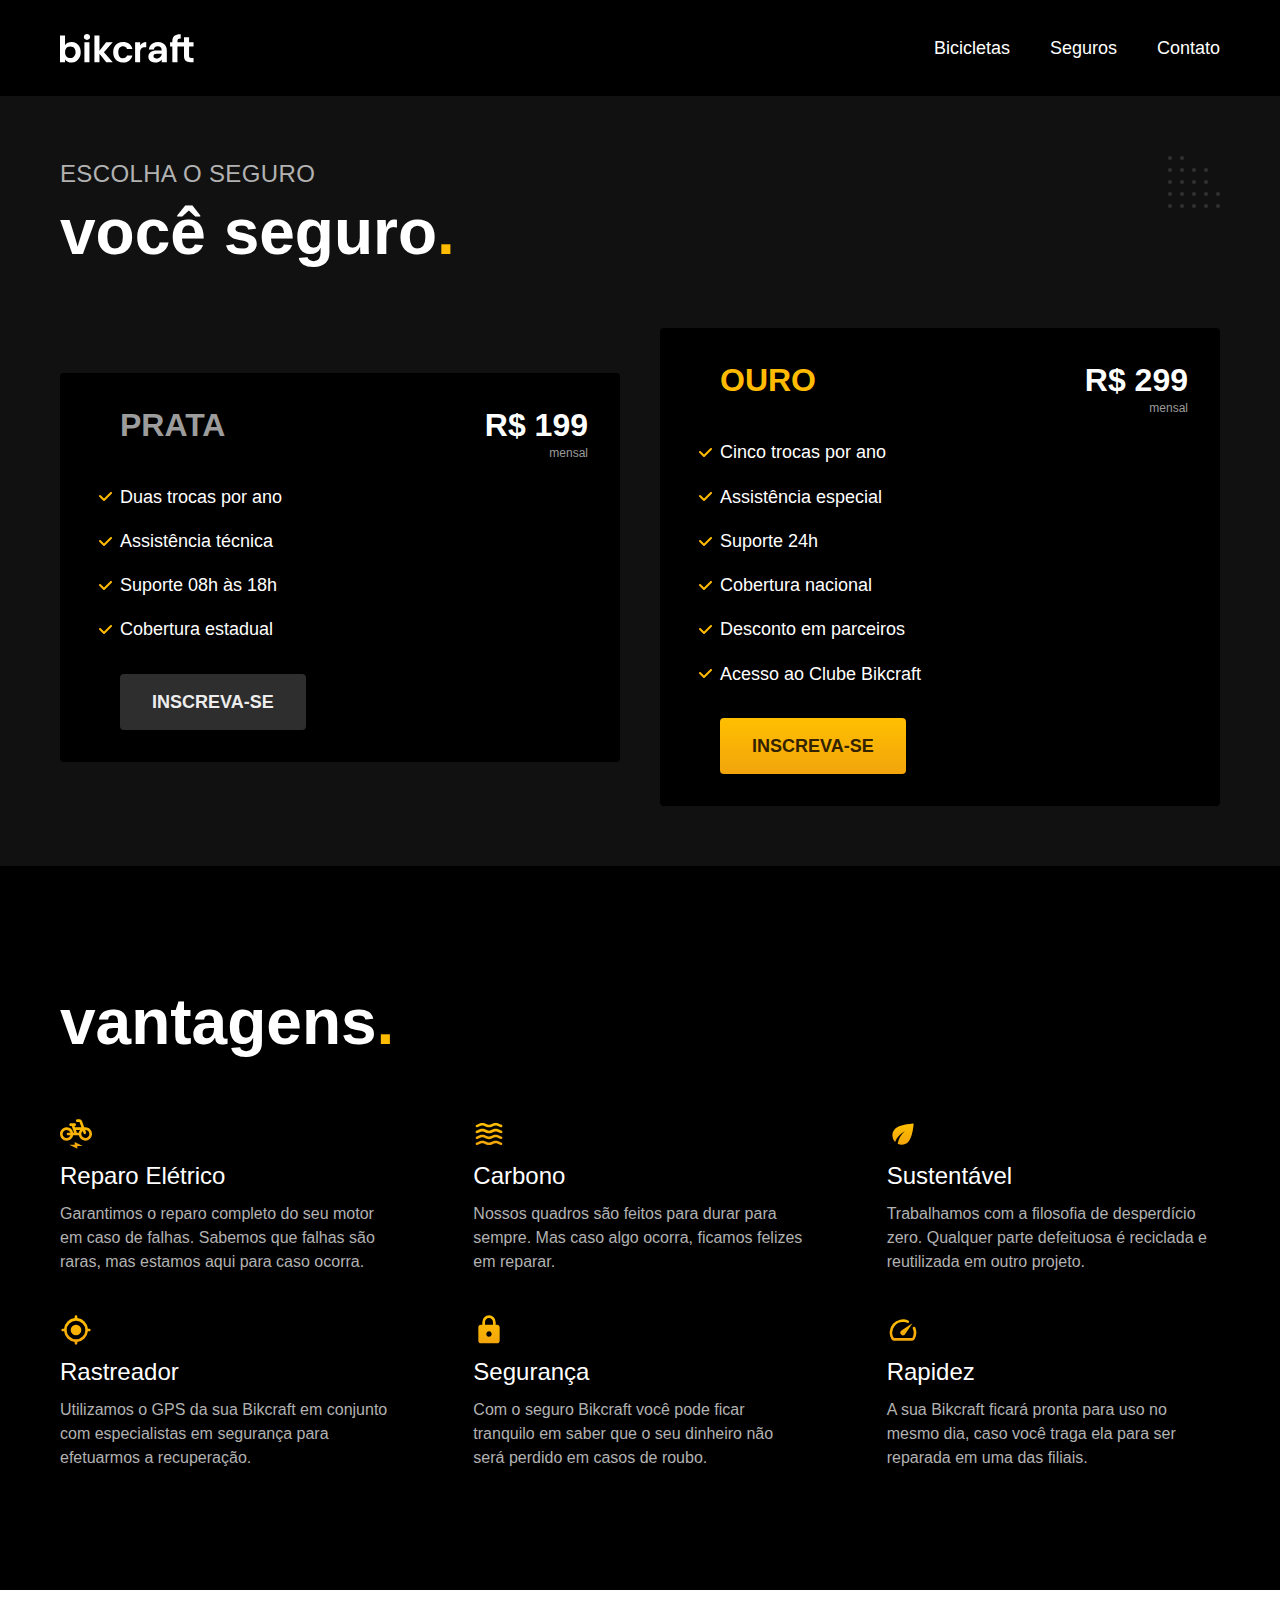
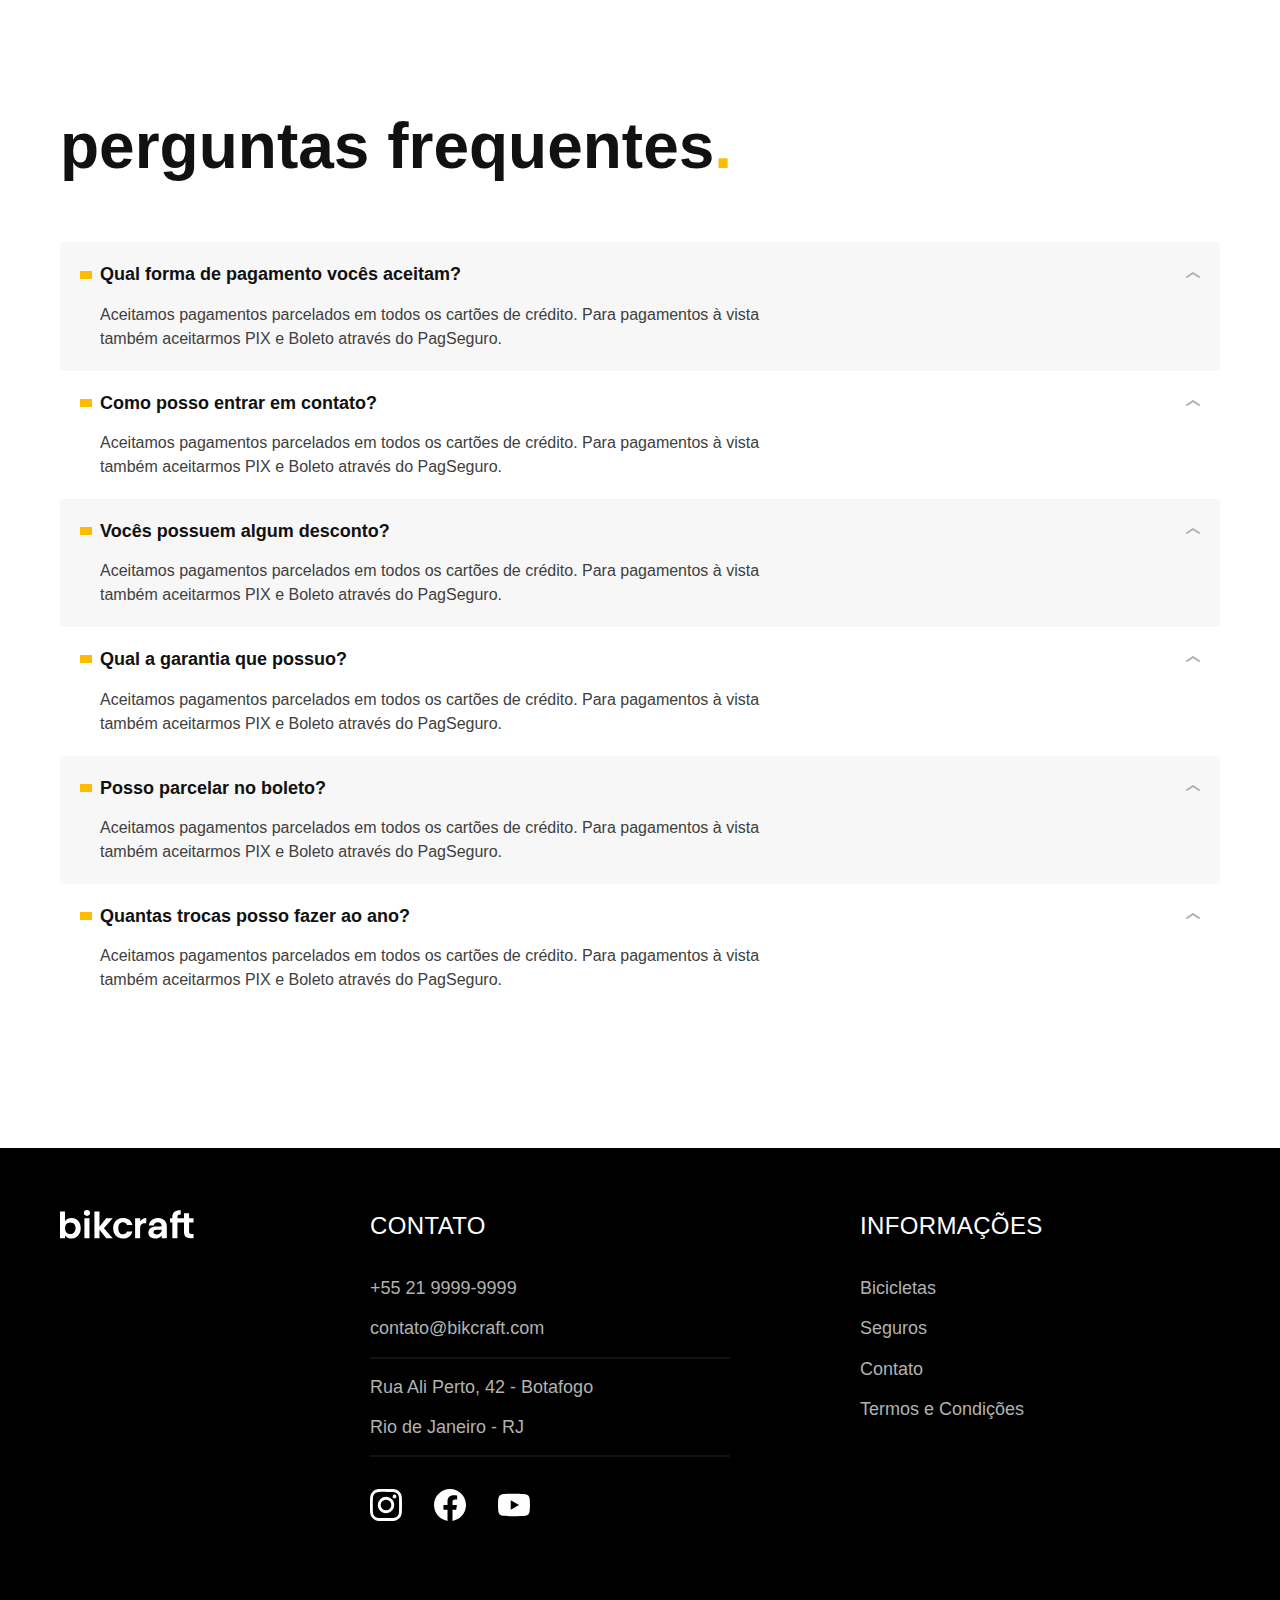
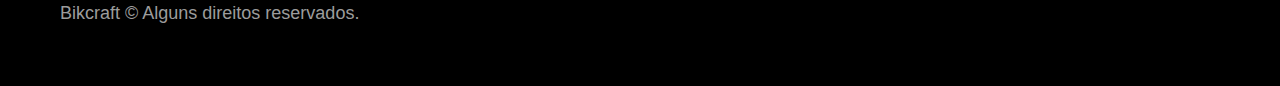
<file: seguros.html>
<!DOCTYPE html>
<html lang="pt-br">

<head>
  <meta charset="UTF-8">
  <meta name="viewport" content="width=device-width, initial-scale=1.0">

  <title>Seguros | Bikcraft</title>
  <meta name="description" content="Seguros.">

  <link rel="preload" href="./css/style.css" as="style">
  <link rel="stylesheet" href="./css/style.css">
</head>

<body id="seguros">
  <header class="header-bg">
    <div class="header container">
      <a href="./">
        <img src="./img/bikcraft.svg" alt="Bikcraft">
      </a>

      <nav aria-label="primaria">
        <ul class="header-menu font-1-m cor-0">
          <li><a href="./bicicletas.html">Bicicletas</a></li>
          <li><a href="./seguros.html">Seguros</a></li>
          <li><a href="./contato.html">Contato</a></li>
        </ul>
      </nav>
    </div>
  </header>

  <main class="seguros-bg">
    <div class="titulo-bg">
      <div class="titulo container">
        <p class="font-2-l-b cor-5">Escolha o seguro</p>
        <h1 class="font-1-xxl cor-0">você seguro<span class="cor-p1">.</span></h1>
      </div>
    </div>

    <div class="seguros container">

      <div class="seguros-item">
        <h3 class="font-1-xl cor-6">PRATA</h3>
        <span class="font-1-xl cor-0">R$ 199 <span class="font-1-xs cor-6">mensal</span></span>
        <ul class="font-2-m cor-0">
          <li>Duas trocas por ano</li>
          <li>Assistência técnica</li>
          <li>Suporte 08h às 18h</li>
          <li>Cobertura estadual</li>
        </ul>
        <a class="botao secundario" href="./orcamento.html">Inscreva-se</a>
      </div>

      <div class="seguros-item">
        <h3 class="font-1-xl cor-p1">OURO</h3>
        <span class="font-1-xl cor-0">R$ 299 <span class="font-1-xs cor-6">mensal</span></span>
        <ul class="font-2-m cor-0">
          <li>Cinco trocas por ano</li>
          <li>Assistência especial</li>
          <li>Suporte 24h</li>
          <li>Cobertura nacional</li>
          <li>Desconto em parceiros</li>
          <li>Acesso ao Clube Bikcraft</li>
        </ul>
        <a class="botao" href="./orcamento.html">Inscreva-se</a>
      </div>
    </div>
  </main>

  <article class="vantagens-bg">
    <div class="vantagens container">
      <h2 class="font-1-xxl cor-0">vantagens<span class="cor-p1">.</span></h2>
      <ul>
        <li>
          <img src="./img/icones/eletrica.svg" alt="">
          <h3 class="font-1-l cor-0">Reparo Elétrico</h3>
          <p class="font-2-s cor-5">Garantimos o reparo completo do seu motor em caso de falhas. Sabemos que falhas são raras, mas estamos aqui para caso ocorra.</p>
        </li>
        <li>
          <img src="./img/icones/carbono.svg" alt="">
          <h3 class="font-1-l cor-0">Carbono</h3>
          <p class="font-2-s cor-5">Nossos quadros são feitos para durar para sempre. Mas caso algo ocorra, ficamos felizes em reparar.</p>
        </li>
        <li>
          <img src="./img/icones/sustentavel.svg" alt="">
          <h3 class="font-1-l cor-0">Sustentável</h3>
          <p class="font-2-s cor-5">Trabalhamos com a filosofia de desperdício zero. Qualquer parte defeituosa é reciclada e reutilizada em outro projeto.</p>
        </li>
        <li>
          <img src="./img/icones/rastreador.svg" alt="">
          <h3 class="font-1-l cor-0">Rastreador</h3>
          <p class="font-2-s cor-5">Utilizamos o GPS da sua Bikcraft em conjunto com especialistas em segurança para efetuarmos a recuperação.</p>
        </li>
        <li>
          <img src="./img/icones/seguro.svg" alt="">
          <h3 class="font-1-l cor-0">Segurança</h3>
          <p class="font-2-s cor-5">Com o seguro Bikcraft você pode ficar tranquilo em saber que o seu dinheiro não será perdido em casos de roubo.</p>
        </li>
        <li>
          <img src="./img/icones/velocidade.svg" alt="">
          <h3 class="font-1-l cor-0">Rapidez</h3>
          <p class="font-2-s cor-5">A sua Bikcraft ficará pronta para uso no mesmo dia, caso você traga ela para ser reparada em uma das filiais.</p>
        </li>
      </ul>
    </div>
  </article>

  <article class="perguntas container">
    <h2 class="font-1-xxl">perguntas frequentes<span class="cor-p1">.</span></h2>

    <dl>
      <div>
        <dt class="font-1-m-b">Qual forma de pagamento vocês aceitam?</dt>
        <dd class="font-2-s cor-9">Aceitamos pagamentos parcelados em todos os cartões de crédito. Para pagamentos à vista também aceitarmos PIX e Boleto através do PagSeguro.</dd>
      </div>
      <div>
        <dt class="font-1-m-b">Como posso entrar em contato?</dt>
        <dd class="font-2-s cor-9">Aceitamos pagamentos parcelados em todos os cartões de crédito. Para pagamentos à vista também aceitarmos PIX e Boleto através do PagSeguro.</dd>
      </div>
      <div>
        <dt class="font-1-m-b">Vocês possuem algum desconto?</dt>
        <dd class="font-2-s cor-9">Aceitamos pagamentos parcelados em todos os cartões de crédito. Para pagamentos à vista também aceitarmos PIX e Boleto através do PagSeguro.</dd>
      </div>
      <div>
        <dt class="font-1-m-b">Qual a garantia que possuo?</dt>
        <dd class="font-2-s cor-9">Aceitamos pagamentos parcelados em todos os cartões de crédito. Para pagamentos à vista também aceitarmos PIX e Boleto através do PagSeguro.</dd>
      </div>
      <div>
        <dt class="font-1-m-b">Posso parcelar no boleto?</dt>
        <dd class="font-2-s cor-9">Aceitamos pagamentos parcelados em todos os cartões de crédito. Para pagamentos à vista também aceitarmos PIX e Boleto através do PagSeguro.</dd>
      </div>
      <div>
        <dt class="font-1-m-b">Quantas trocas posso fazer ao ano?</dt>
        <dd class="font-2-s cor-9">Aceitamos pagamentos parcelados em todos os cartões de crédito. Para pagamentos à vista também aceitarmos PIX e Boleto através do PagSeguro.</dd>
      </div>
    </dl>
  </article>

  <footer class="footer-bg">
    <div class="footer container">
      <img src="./img/bikcraft.svg" alt="Bikcraft">
      <div class="footer-contato">
        <h3 class="font-2-l-b cor-0">Contato</h3>
        <ul class="font-2-m cor-5">
          <li><a href="tel:+552199999999">+55 21 9999-9999</a></li>
          <li><a href="mailto:contato@bikcraft.com">contato@bikcraft.com</a></li>
          <li>Rua Ali Perto, 42 - Botafogo</li>
          <li>Rio de Janeiro - RJ</li>
        </ul>
        <div class="footer-redes">
          <a href="./">
            <img src="./img/redes/instagram.svg" alt="Instagram">
          </a>
          <a href="./">
            <img src="./img/redes/facebook.svg" alt="Facebook">
          </a>
          <a href="./">
            <img src="./img/redes/youtube.svg" alt="Youtube">
          </a>
        </div>
      </div>
      <div class="footer-informacoes">
        <h3 class="font-2-l-b cor-0">Informações</h3>
        <nav>
          <ul class="font-1-m cor-5">
            <li><a href="./bicicletas.html">Bicicletas</a></li>
            <li><a href="./seguros.html">Seguros</a></li>
            <li><a href="./contato.html">Contato</a></li>
            <li><a href="./termos.html">Termos e Condições</a></li>
          </ul>
        </nav>
      </div>
      <p class="footer-copy font-2-m cor-6">Bikcraft © Alguns direitos reservados.</p>
    </div>
  </footer>
</body>

</html>
</file>
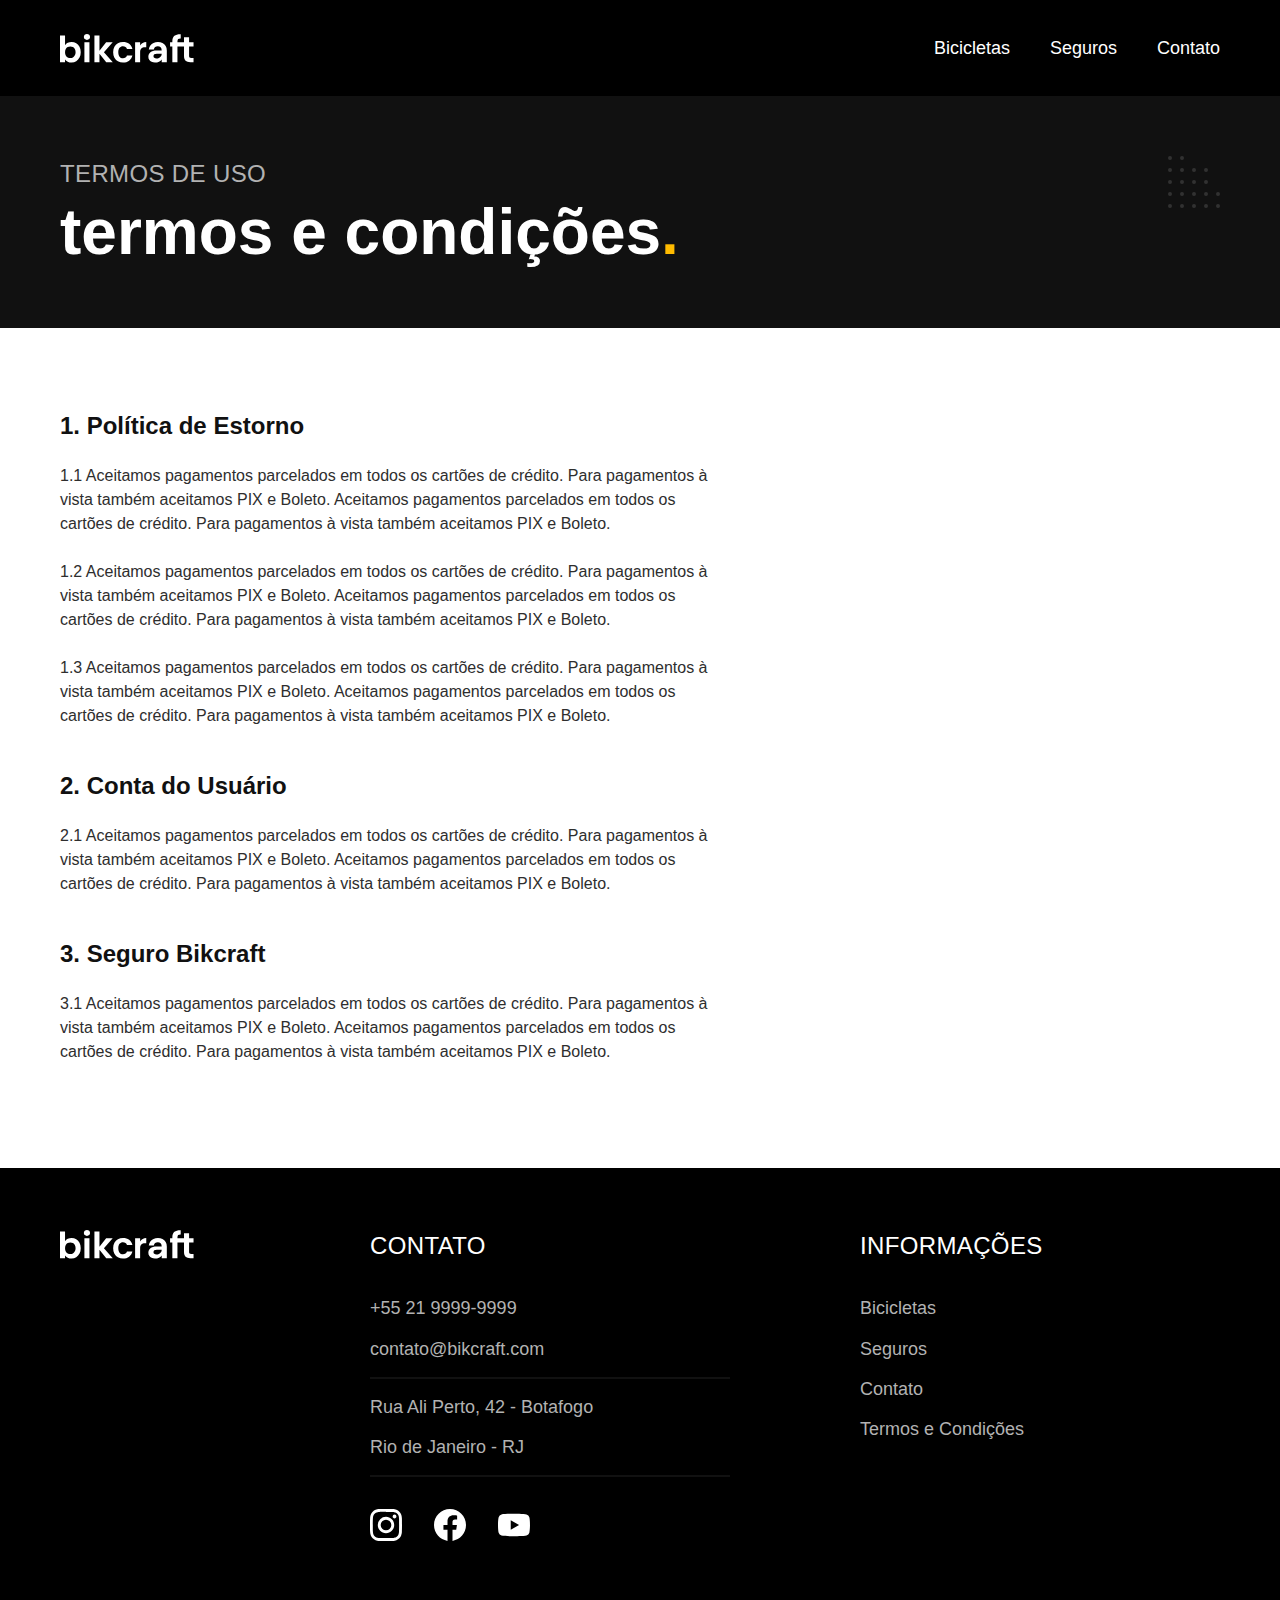
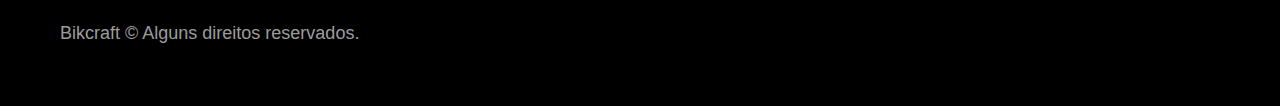
<file: termos.html>
<!DOCTYPE html>
<html lang="pt-br">

<head>
  <meta charset="UTF-8">
  <meta name="viewport" content="width=device-width, initial-scale=1.0">

  <title>Termos e Condições | Bikcraft</title>
  <meta name="description" content="Termos e condições.">

  <link rel="preload" href="./css/style.css" as="style">
  <link rel="stylesheet" href="./css/style.css">
</head>

<body id="termos">
  <header class="header-bg">
    <div class="header container">
      <a href="./">
        <img src="./img/bikcraft.svg" alt="Bikcraft">
      </a>

      <nav aria-label="primaria">
        <ul class="header-menu font-1-m cor-0">
          <li><a href="./bicicletas.html">Bicicletas</a></li>
          <li><a href="./seguros.html">Seguros</a></li>
          <li><a href="./contato.html">Contato</a></li>
        </ul>
      </nav>
    </div>
  </header>

  <main>
    <div class="titulo-bg">
      <div class="titulo container">
        <p class="font-2-l-b cor-5">Termos de uso</p>
        <h1 class="font-1-xxl cor-0">termos e condições<span class="cor-p1">.</span></h1>
      </div>
    </div>

    <div class="termos font-2-s cor-10 container">
      <h2 class="font-1-l cor-11">1. Política de Estorno</h2>
      <p>1.1 Aceitamos pagamentos parcelados em todos os cartões de crédito. Para pagamentos à vista também aceitamos PIX e Boleto. Aceitamos pagamentos parcelados em todos os cartões de crédito. Para pagamentos à vista também aceitamos PIX e Boleto.</p>
      <p>1.2 Aceitamos pagamentos parcelados em todos os cartões de crédito. Para pagamentos à vista também aceitamos PIX e Boleto. Aceitamos pagamentos parcelados em todos os cartões de crédito. Para pagamentos à vista também aceitamos PIX e Boleto.</p>
      <p>1.3 Aceitamos pagamentos parcelados em todos os cartões de crédito. Para pagamentos à vista também aceitamos PIX e Boleto. Aceitamos pagamentos parcelados em todos os cartões de crédito. Para pagamentos à vista também aceitamos PIX e Boleto.</p>
      <h2 class="font-1-l cor-11">2. Conta do Usuário</h2>
      <p>2.1 Aceitamos pagamentos parcelados em todos os cartões de crédito. Para pagamentos à vista também aceitamos PIX e Boleto. Aceitamos pagamentos parcelados em todos os cartões de crédito. Para pagamentos à vista também aceitamos PIX e Boleto.</p>
      <h2 class="font-1-l cor-11">3. Seguro Bikcraft</h2>
      <p>3.1 Aceitamos pagamentos parcelados em todos os cartões de crédito. Para pagamentos à vista também aceitamos PIX e Boleto. Aceitamos pagamentos parcelados em todos os cartões de crédito. Para pagamentos à vista também aceitamos PIX e Boleto.</p>
    </div>
  </main>

  <footer class="footer-bg">
    <div class="footer container">
      <img src="./img/bikcraft.svg" alt="Bikcraft">
      <div class="footer-contato">
        <h3 class="font-2-l-b cor-0">Contato</h3>
        <ul class="font-2-m cor-5">
          <li><a href="tel:+552199999999">+55 21 9999-9999</a></li>
          <li><a href="mailto:contato@bikcraft.com">contato@bikcraft.com</a></li>
          <li>Rua Ali Perto, 42 - Botafogo</li>
          <li>Rio de Janeiro - RJ</li>
        </ul>
        <div class="footer-redes">
          <a href="./">
            <img src="./img/redes/instagram.svg" alt="Instagram">
          </a>
          <a href="./">
            <img src="./img/redes/facebook.svg" alt="Facebook">
          </a>
          <a href="./">
            <img src="./img/redes/youtube.svg" alt="Youtube">
          </a>
        </div>
      </div>
      <div class="footer-informacoes">
        <h3 class="font-2-l-b cor-0">Informações</h3>
        <nav>
          <ul class="font-1-m cor-5">
            <li><a href="./bicicletas.html">Bicicletas</a></li>
            <li><a href="./seguros.html">Seguros</a></li>
            <li><a href="./contato.html">Contato</a></li>
            <li><a href="./termos.html">Termos e Condições</a></li>
          </ul>
        </nav>
      </div>
      <p class="footer-copy font-2-m cor-6">Bikcraft © Alguns direitos reservados.</p>
    </div>
  </footer>
</body>

</html>
</file>
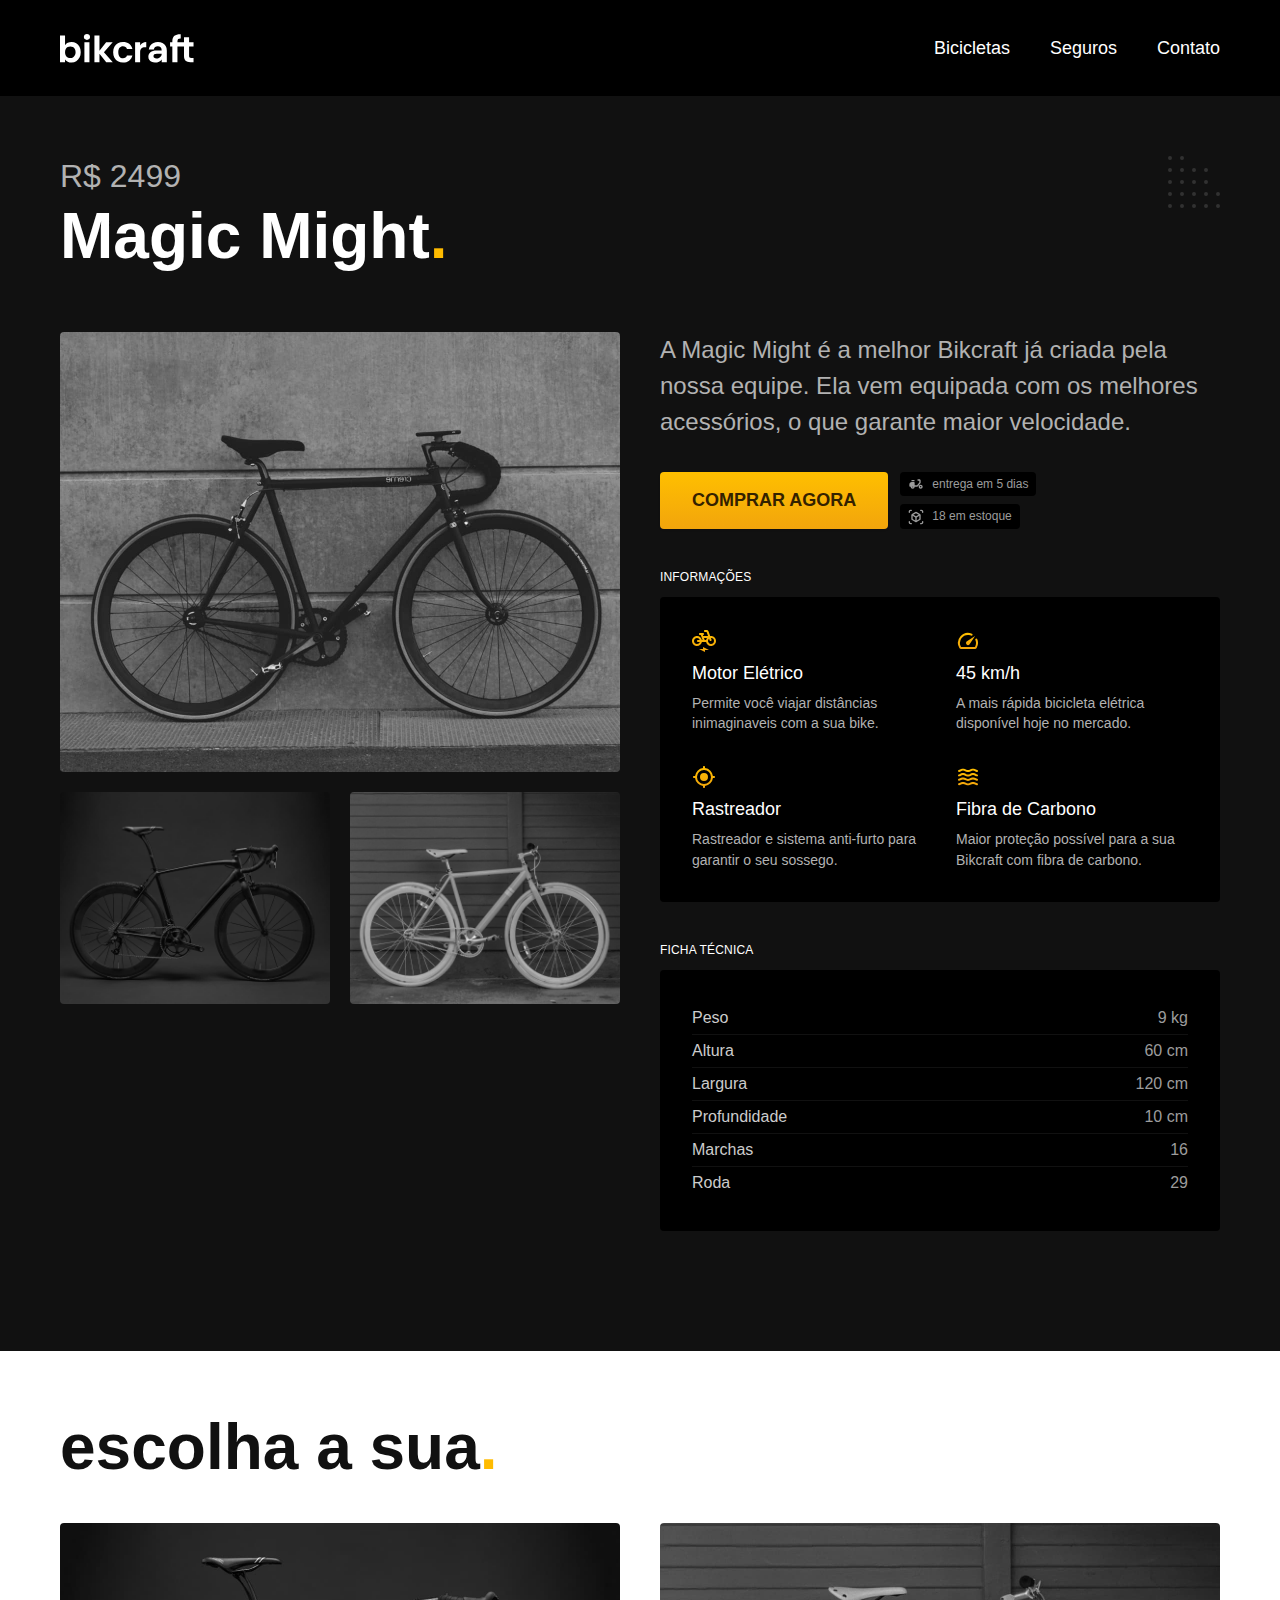
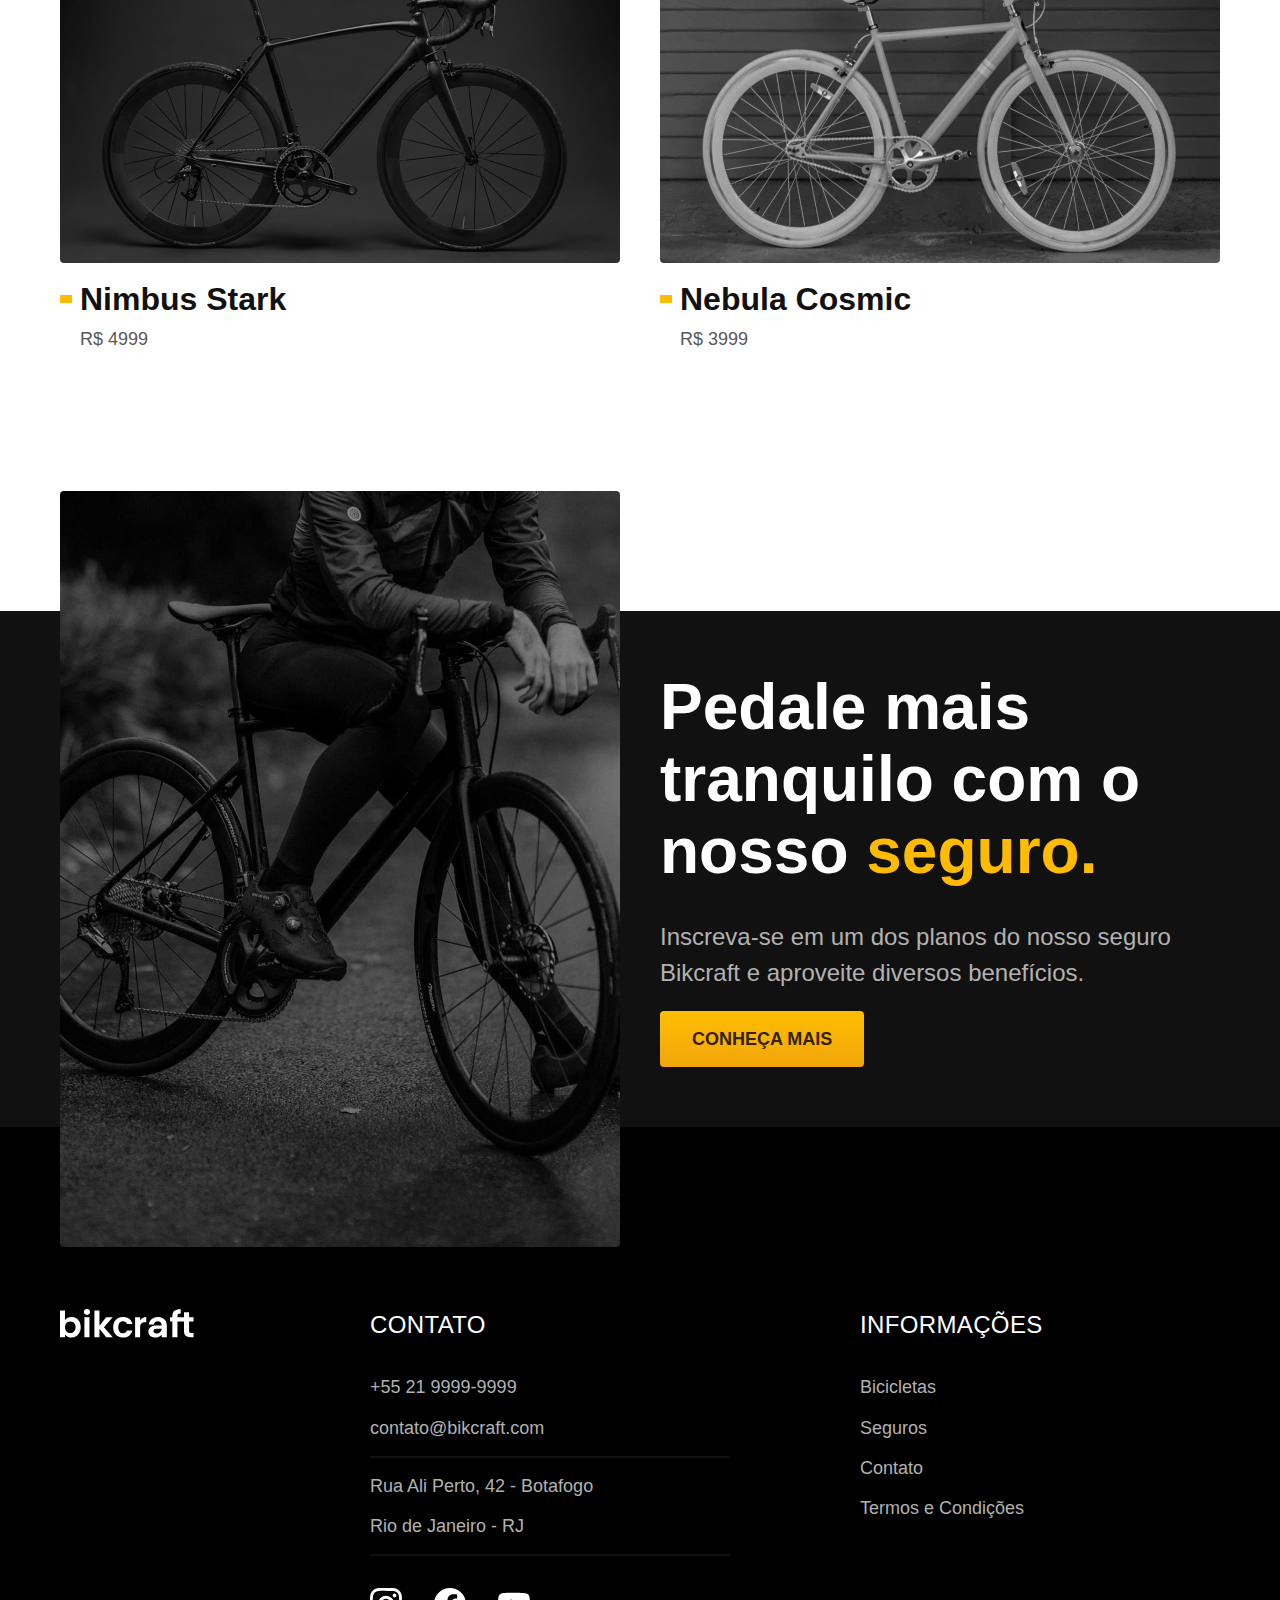
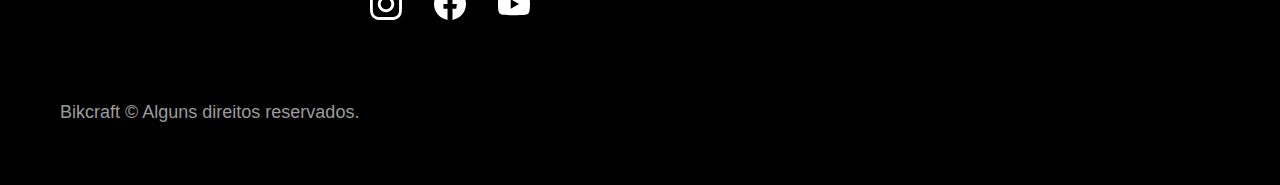
<file: bicicletas/magic.html>
<!DOCTYPE html>
<html lang="pt-br">

<head>
  <meta charset="UTF-8">
  <meta name="viewport" content="width=device-width, initial-scale=1.0">

  <title>Magic | Bikcraft</title>
  <meta name="description" content="Magic.">

  <link rel="stylesheet" href="../css/style.css">
</head>

<body id="bicicleta">
  <header class="header-bg">
    <div class="header container">
      <a href="../">
        <img src="../img/bikcraft.svg" alt="Bikcraft">
      </a>

      <nav aria-label="primaria">
        <ul class="header-menu font-1-m cor-0">
          <li><a href="../bicicletas.html">Bicicletas</a></li>
          <li><a href="../seguros.html">Seguros</a></li>
          <li><a href="../contato.html">Contato</a></li>
        </ul>
      </nav>
    </div>
  </header>

  <main class="titulo-bg">
    <div>
      <div class="titulo container">
        <p class="font-2-xl cor-5">R$ 2499</p>
        <h1 class="font-1-xxl cor-0">Magic Might<span class="cor-p1">.</span></h1>
      </div>
    </div>
    <div class="bicicleta container">
      <div class="bicicleta-imagens">
        <img src="../img/bicicleta/nimbus2.jpg" alt="">
        <img src="../img/bicicleta/nimbus1.jpg" alt="">
        <img src="../img/bicicleta/nimbus3.jpg" alt="">
      </div>
      <div class="bicicleta-conteudo">
        <p class="font-2-l cor-5">A Magic Might é a melhor Bikcraft já criada pela nossa equipe. Ela vem equipada com os melhores acessórios, o que garante maior velocidade.</p>
        <div class="bicicleta-comprar">
          <a class="botao" href="../orcamento.html">Comprar Agora</a>
          <span class="font-1-xs cor-6"><img src="../img/icones/entrega.svg" alt=""> entrega em 5 dias</span>
          <span class="font-1-xs cor-6"><img src="../img/icones/estoque.svg" alt=""> 18 em estoque</span>
        </div>

        <h2 class="font-1-xs cor-0">Informações</h2>
        <ul class="bicicleta-informacoes">
          <li>
            <img src="../img/icones/eletrica.svg" alt="">
            <h3 class="font-1-m cor-0">Motor Elétrico</h3>
            <p class="font-2-xs cor-5">Permite você viajar distâncias inimaginaveis com a sua bike.</p>
          </li>
          <li>
            <img src="../img/icones/velocidade.svg" alt="">
            <h3 class="font-1-m cor-0">45 km/h</h3>
            <p class="font-2-xs cor-5">A mais rápida bicicleta elétrica disponível hoje no mercado.</p>
          </li>
          <li>
            <img src="../img/icones/rastreador.svg" alt="">
            <h3 class="font-1-m cor-0">Rastreador</h3>
            <p class="font-2-xs cor-5">Rastreador e sistema anti-furto para garantir o seu sossego.</p>
          </li>
          <li>
            <img src="../img/icones/carbono.svg" alt="">
            <h3 class="font-1-m cor-0">Fibra de Carbono</h3>
            <p class="font-2-xs cor-5">Maior proteção possível para a sua Bikcraft com fibra de carbono.</p>
          </li>
        </ul>
        <h2 class="font-1-xs cor-0">Ficha Técnica</h2>
        <ul class="bicicleta-ficha font-2-s cor-4">
          <li>Peso <span>9 kg</span></li>
          <li>Altura <span>60 cm</span></li>
          <li>Largura <span>120 cm</span></li>
          <li>Profundidade <span>10 cm</span></li>
          <li>Marchas <span>16</span></li>
          <li>Roda <span>29</span></li>
        </ul>
      </div>
    </div>
  </main>

  <article class="bicicletas-lista container">
    <h2 class="font-1-xxl">escolha a sua<span class="cor-p1">.</span></h2>

    <ul>
      <li>
        <a href="./nimbus.html">
          <img src="../img/bicicletas/nimbus.jpg" alt="Bicicleta preta">
          <h3 class="font-1-xl">Nimbus Stark</h3>
          <span class="font-2-m cor-8">R$ 4999</span>
        </a>
      </li>
      <li>
        <a href="./nebula.html">
          <img src="../img/bicicletas/nebula.jpg" alt="Bicicleta preta">
          <h3 class="font-1-xl">Nebula Cosmic</h3>
          <span class="font-2-m cor-8">R$ 3999</span>
        </a>
      </li>
    </ul>
  </article>

  <article class="seguro-bg">
    <div class="seguro container">
      <div class="seguro-imagem">
        <img src="../img/fotos/seguros.jpg" alt="Pessoa parada em cima de uma bicicleta.">
      </div>
      <div class="seguro-conteudo">
        <h2 class="font-1-xxl cor-0">Pedale mais tranquilo com o nosso <span class="cor-p1">seguro.</span></h2>
        <p class="font-2-l cor-5">Inscreva-se em um dos planos do nosso seguro Bikcraft e aproveite diversos benefícios.</p>
        <a class="botao" href="../seguros.html">Conheça Mais</a>
      </div>
    </div>
  </article>

  <footer class="footer-bg">
    <div class="footer container">
      <img src="../img/bikcraft.svg" alt="Bikcraft">
      <div class="footer-contato">
        <h3 class="font-2-l-b cor-0">Contato</h3>
        <ul class="font-2-m cor-5">
          <li><a href="tel:+552199999999">+55 21 9999-9999</a></li>
          <li><a href="mailto:contato@bikcraft.com">contato@bikcraft.com</a></li>
          <li>Rua Ali Perto, 42 - Botafogo</li>
          <li>Rio de Janeiro - RJ</li>
        </ul>
        <div class="footer-redes">
          <a href="../">
            <img src="../img/redes/instagram.svg" alt="Instagram">
          </a>
          <a href="../">
            <img src="../img/redes/facebook.svg" alt="Facebook">
          </a>
          <a href="../">
            <img src="../img/redes/youtube.svg" alt="Youtube">
          </a>
        </div>
      </div>
      <div class="footer-informacoes">
        <h3 class="font-2-l-b cor-0">Informações</h3>
        <nav>
          <ul class="font-1-m cor-5">
            <li><a href="../bicicletas.html">Bicicletas</a></li>
            <li><a href="../seguros.html">Seguros</a></li>
            <li><a href="../contato.html">Contato</a></li>
            <li><a href="../termos.html">Termos e Condições</a></li>
          </ul>
        </nav>
      </div>
      <p class="footer-copy font-2-m cor-6">Bikcraft © Alguns direitos reservados.</p>
    </div>
  </footer>
</body>

</html>
</file>
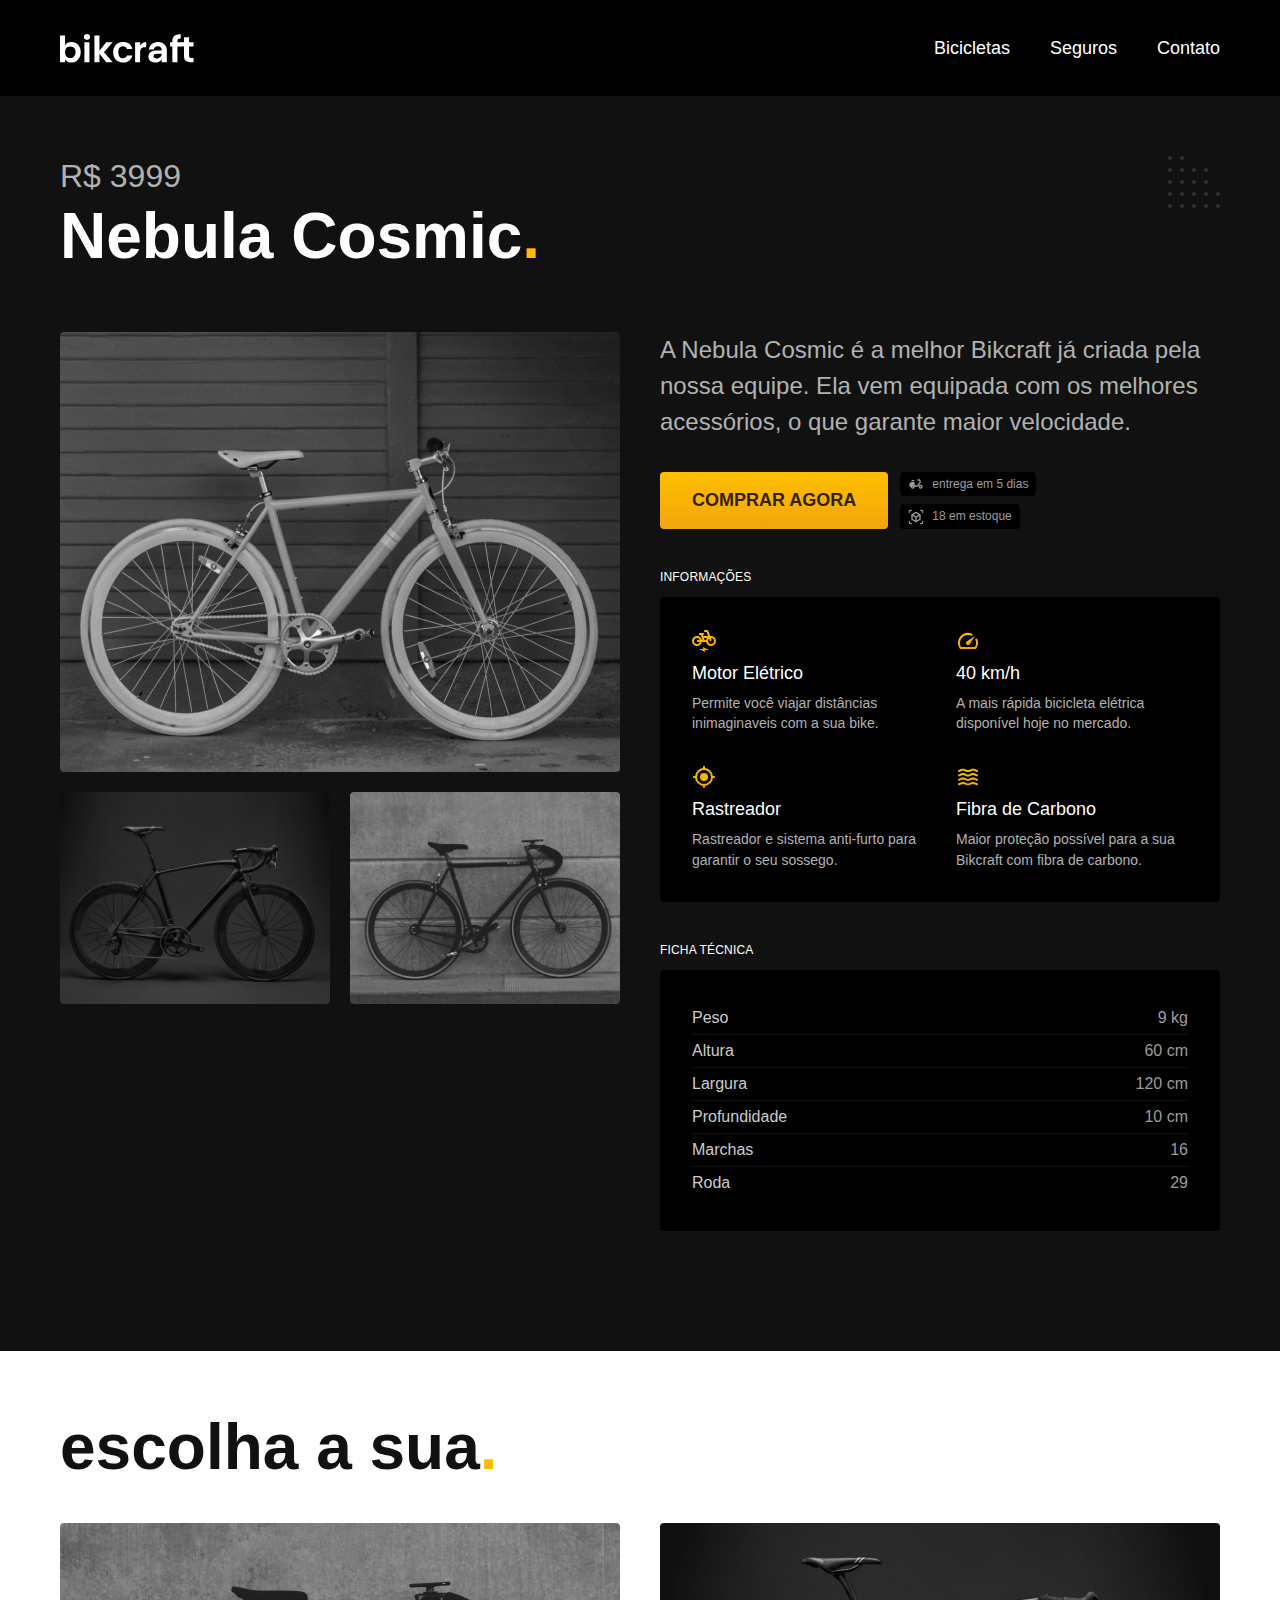
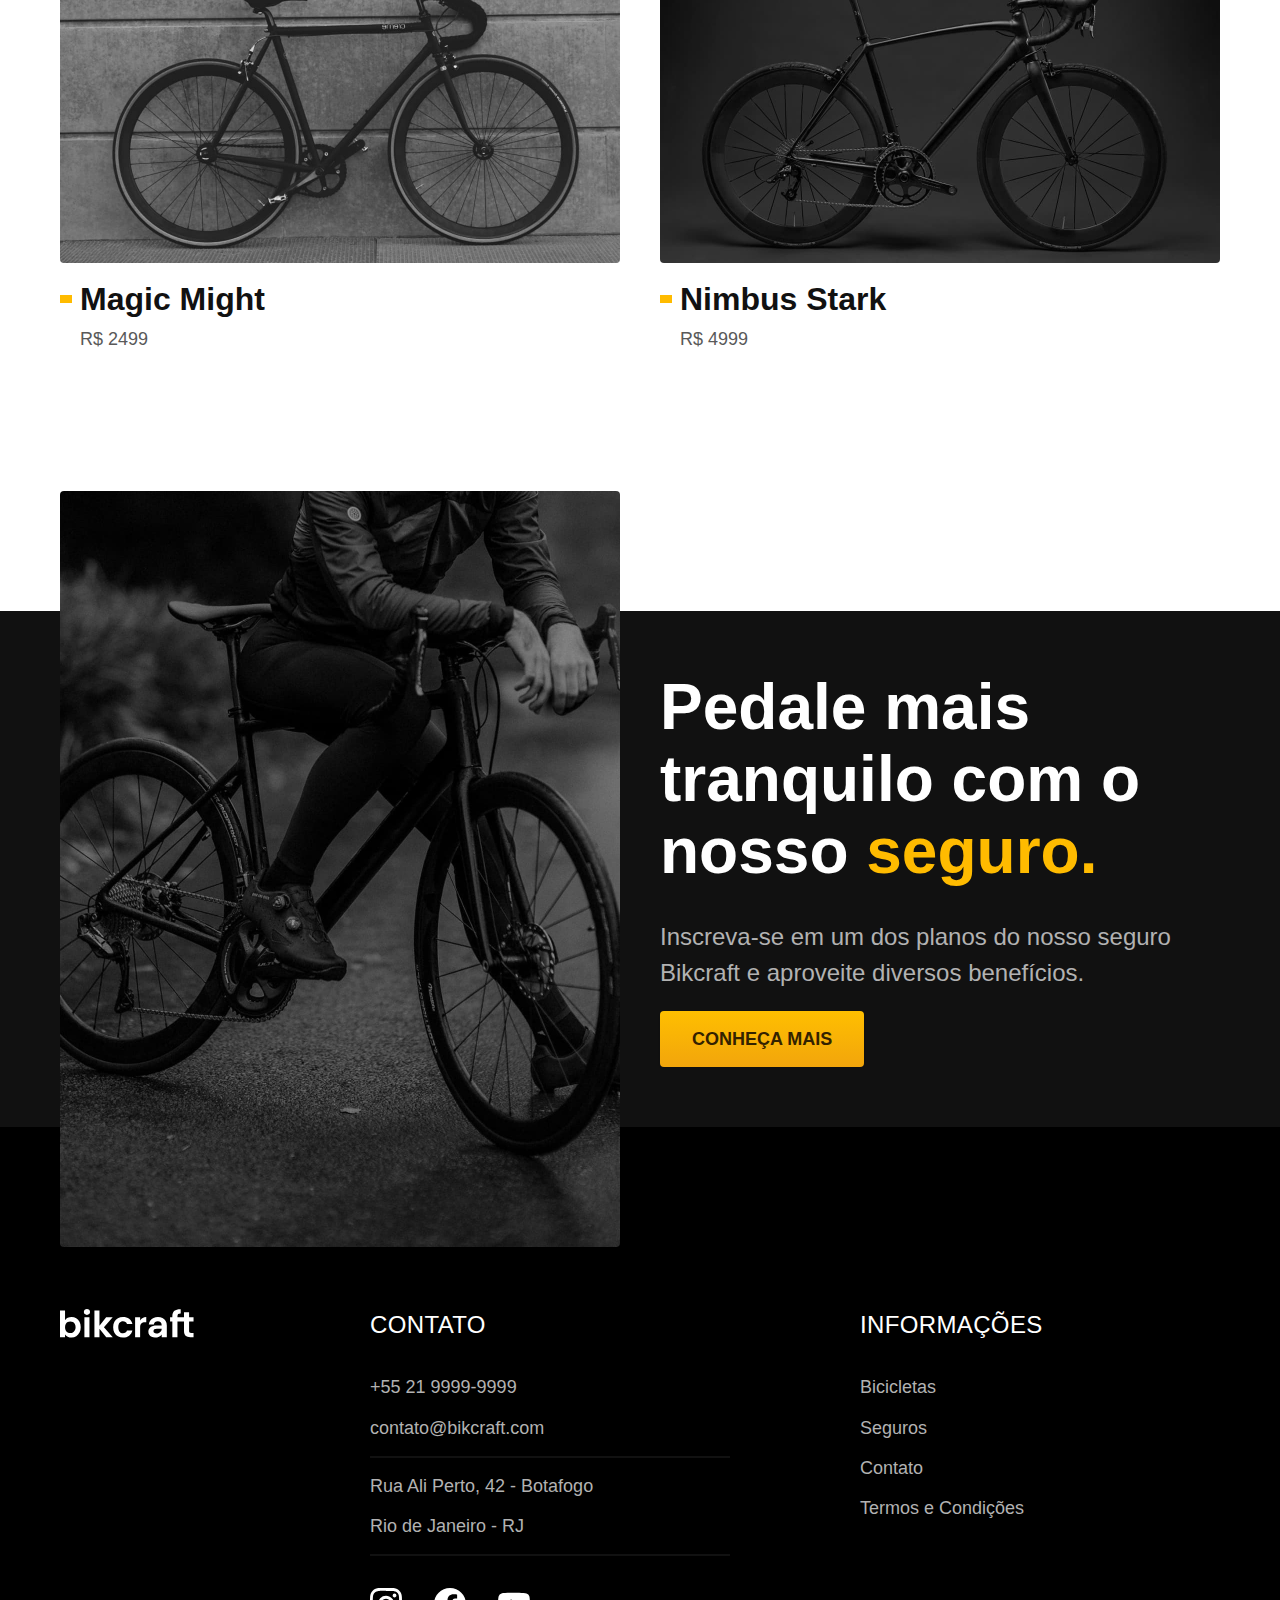
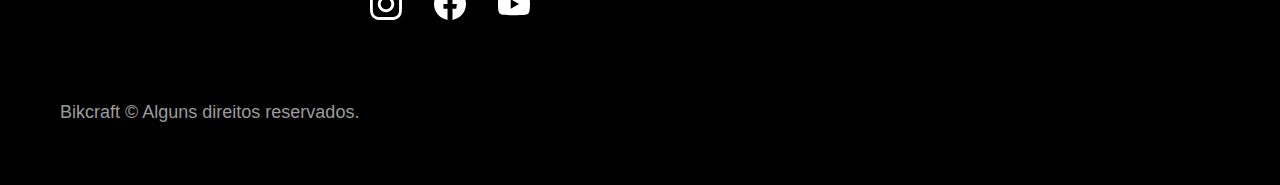
<file: bicicletas/nebula.html>
<!DOCTYPE html>
<html lang="pt-br">

<head>
  <meta charset="UTF-8">
  <meta name="viewport" content="width=device-width, initial-scale=1.0">

  <title>Nebula | Bikcraft</title>
  <meta name="description" content="Nebula.">

  <link rel="stylesheet" href="../css/style.css">
</head>

<body id="bicicleta">
  <header class="header-bg">
    <div class="header container">
      <a href="../">
        <img src="../img/bikcraft.svg" alt="Bikcraft">
      </a>

      <nav aria-label="primaria">
        <ul class="header-menu font-1-m cor-0">
          <li><a href="../bicicletas.html">Bicicletas</a></li>
          <li><a href="../seguros.html">Seguros</a></li>
          <li><a href="../contato.html">Contato</a></li>
        </ul>
      </nav>
    </div>
  </header>

  <main class="titulo-bg">
    <div>
      <div class="titulo container">
        <p class="font-2-xl cor-5">R$ 3999</p>
        <h1 class="font-1-xxl cor-0">Nebula Cosmic<span class="cor-p1">.</span></h1>
      </div>
    </div>
    <div class="bicicleta container">
      <div class="bicicleta-imagens">
        <img src="../img/bicicleta/nimbus3.jpg" alt="">
        <img src="../img/bicicleta/nimbus1.jpg" alt="">
        <img src="../img/bicicleta/nimbus2.jpg" alt="">
      </div>
      <div class="bicicleta-conteudo">
        <p class="font-2-l cor-5">A Nebula Cosmic é a melhor Bikcraft já criada pela nossa equipe. Ela vem equipada com os melhores acessórios, o que garante maior velocidade.</p>
        <div class="bicicleta-comprar">
          <a class="botao" href="../orcamento.html">Comprar Agora</a>
          <span class="font-1-xs cor-6"><img src="../img/icones/entrega.svg" alt=""> entrega em 5 dias</span>
          <span class="font-1-xs cor-6"><img src="../img/icones/estoque.svg" alt=""> 18 em estoque</span>
        </div>

        <h2 class="font-1-xs cor-0">Informações</h2>
        <ul class="bicicleta-informacoes">
          <li>
            <img src="../img/icones/eletrica.svg" alt="">
            <h3 class="font-1-m cor-0">Motor Elétrico</h3>
            <p class="font-2-xs cor-5">Permite você viajar distâncias inimaginaveis com a sua bike.</p>
          </li>
          <li>
            <img src="../img/icones/velocidade.svg" alt="">
            <h3 class="font-1-m cor-0">40 km/h</h3>
            <p class="font-2-xs cor-5">A mais rápida bicicleta elétrica disponível hoje no mercado.</p>
          </li>
          <li>
            <img src="../img/icones/rastreador.svg" alt="">
            <h3 class="font-1-m cor-0">Rastreador</h3>
            <p class="font-2-xs cor-5">Rastreador e sistema anti-furto para garantir o seu sossego.</p>
          </li>
          <li>
            <img src="../img/icones/carbono.svg" alt="">
            <h3 class="font-1-m cor-0">Fibra de Carbono</h3>
            <p class="font-2-xs cor-5">Maior proteção possível para a sua Bikcraft com fibra de carbono.</p>
          </li>
        </ul>
        <h2 class="font-1-xs cor-0">Ficha Técnica</h2>
        <ul class="bicicleta-ficha font-2-s cor-4">
          <li>Peso <span>9 kg</span></li>
          <li>Altura <span>60 cm</span></li>
          <li>Largura <span>120 cm</span></li>
          <li>Profundidade <span>10 cm</span></li>
          <li>Marchas <span>16</span></li>
          <li>Roda <span>29</span></li>
        </ul>
      </div>
    </div>
  </main>

  <article class="bicicletas-lista container">
    <h2 class="font-1-xxl">escolha a sua<span class="cor-p1">.</span></h2>

    <ul>
      <li>
        <a href="./magic.html">
          <img src="../img/bicicletas/magic.jpg" alt="Bicicleta preta">
          <h3 class="font-1-xl">Magic Might</h3>
          <span class="font-2-m cor-8">R$ 2499</span>
        </a>
      </li>
      <li>
        <a href="./nimbus.html">
          <img src="../img/bicicletas/nimbus.jpg" alt="Bicicleta preta">
          <h3 class="font-1-xl">Nimbus Stark</h3>
          <span class="font-2-m cor-8">R$ 4999</span>
        </a>
      </li>
    </ul>
  </article>

  <article class="seguro-bg">
    <div class="seguro container">
      <div class="seguro-imagem">
        <img src="../img/fotos/seguros.jpg" alt="Pessoa parada em cima de uma bicicleta.">
      </div>
      <div class="seguro-conteudo">
        <h2 class="font-1-xxl cor-0">Pedale mais tranquilo com o nosso <span class="cor-p1">seguro.</span></h2>
        <p class="font-2-l cor-5">Inscreva-se em um dos planos do nosso seguro Bikcraft e aproveite diversos benefícios.</p>
        <a class="botao" href="../seguros.html">Conheça Mais</a>
      </div>
    </div>
  </article>

  <footer class="footer-bg">
    <div class="footer container">
      <img src="../img/bikcraft.svg" alt="Bikcraft">
      <div class="footer-contato">
        <h3 class="font-2-l-b cor-0">Contato</h3>
        <ul class="font-2-m cor-5">
          <li><a href="tel:+552199999999">+55 21 9999-9999</a></li>
          <li><a href="mailto:contato@bikcraft.com">contato@bikcraft.com</a></li>
          <li>Rua Ali Perto, 42 - Botafogo</li>
          <li>Rio de Janeiro - RJ</li>
        </ul>
        <div class="footer-redes">
          <a href="../">
            <img src="../img/redes/instagram.svg" alt="Instagram">
          </a>
          <a href="../">
            <img src="../img/redes/facebook.svg" alt="Facebook">
          </a>
          <a href="../">
            <img src="../img/redes/youtube.svg" alt="Youtube">
          </a>
        </div>
      </div>
      <div class="footer-informacoes">
        <h3 class="font-2-l-b cor-0">Informações</h3>
        <nav>
          <ul class="font-1-m cor-5">
            <li><a href="../bicicletas.html">Bicicletas</a></li>
            <li><a href="../seguros.html">Seguros</a></li>
            <li><a href="../contato.html">Contato</a></li>
            <li><a href="../termos.html">Termos e Condições</a></li>
          </ul>
        </nav>
      </div>
      <p class="footer-copy font-2-m cor-6">Bikcraft © Alguns direitos reservados.</p>
    </div>
  </footer>
</body>

</html>
</file>
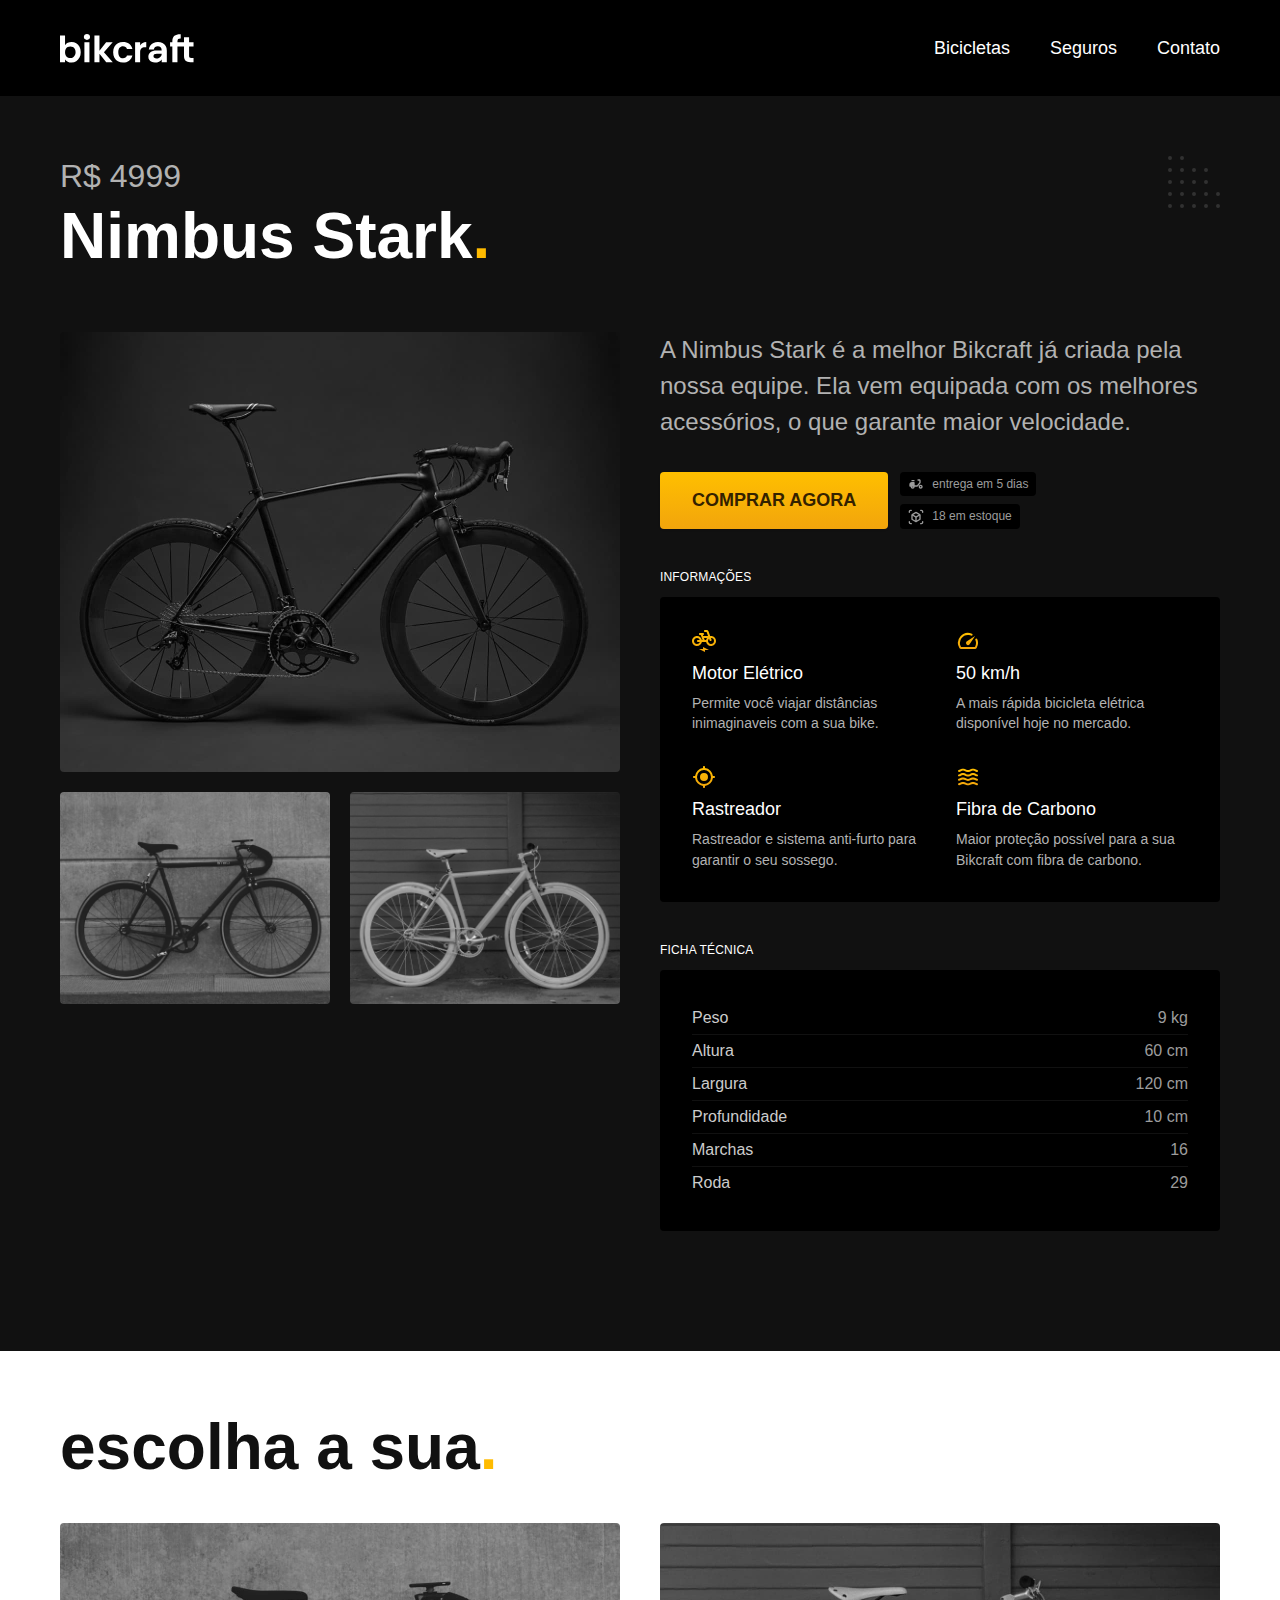
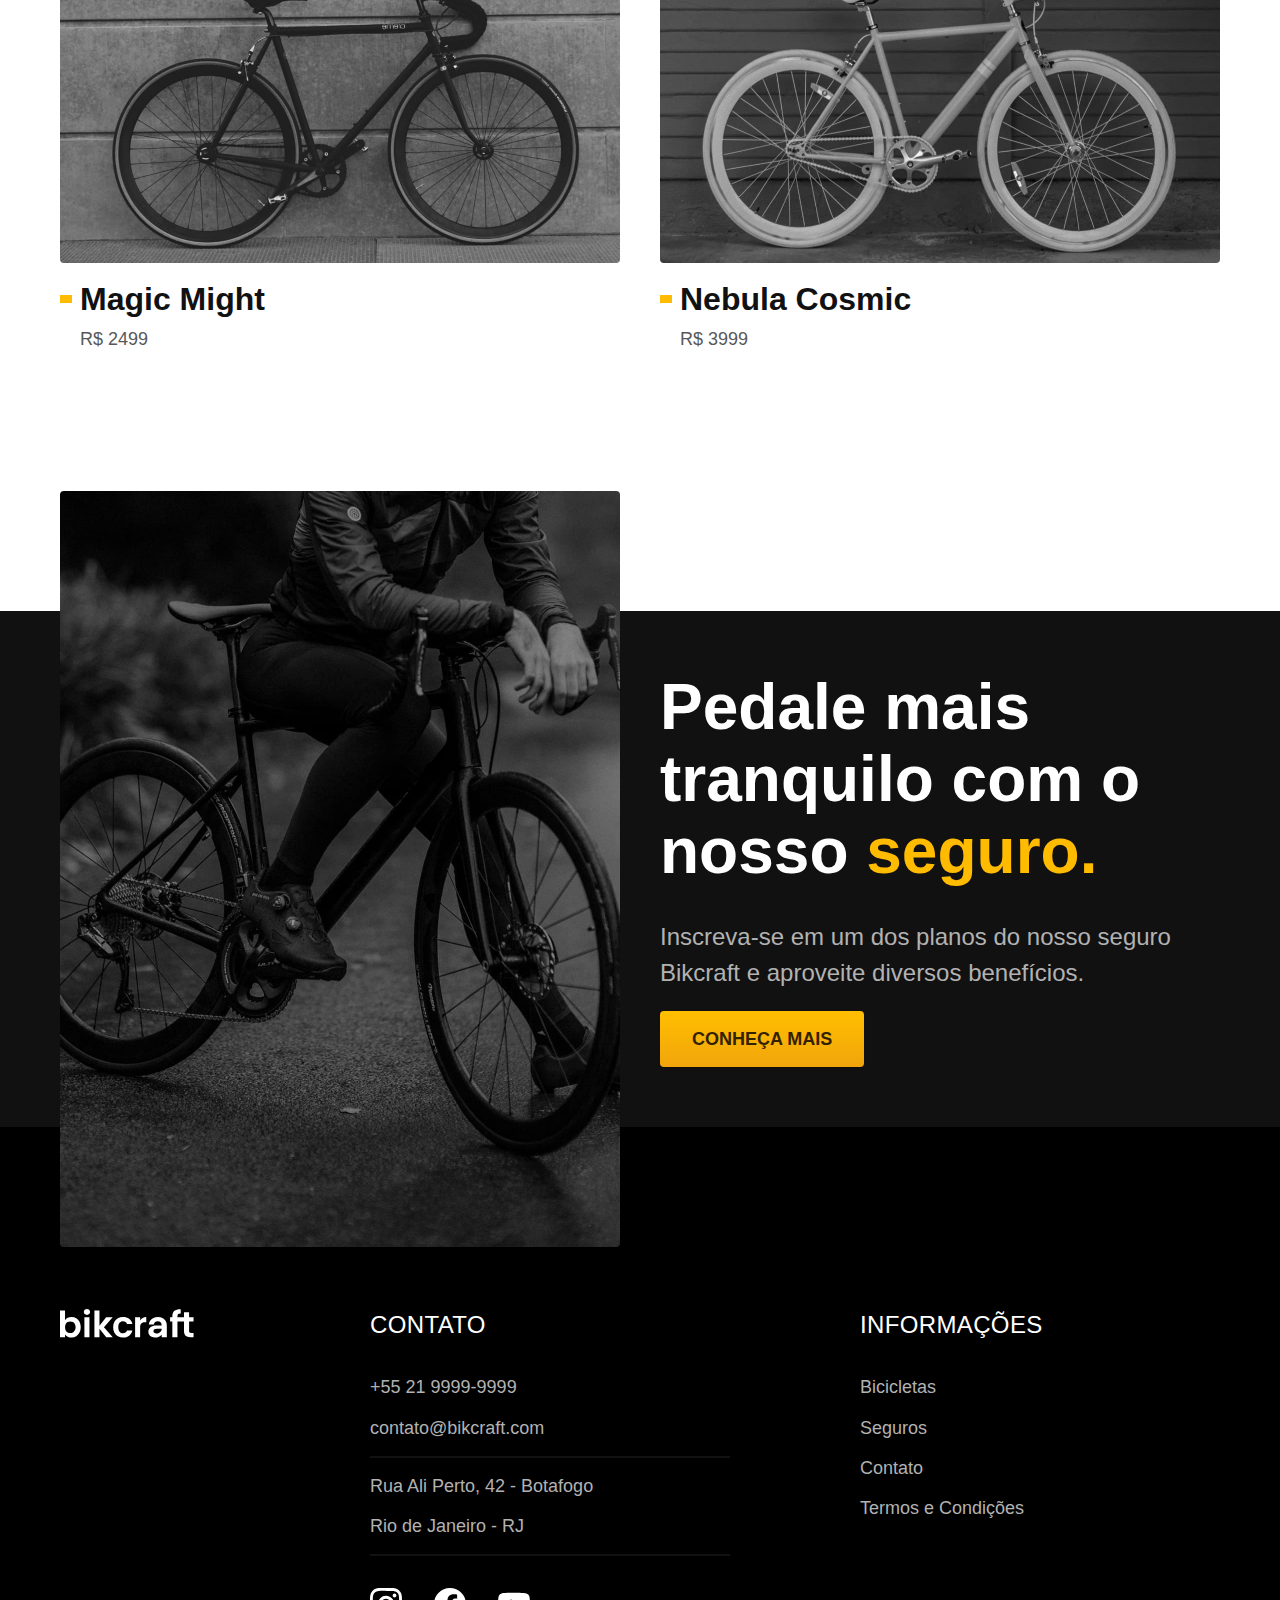
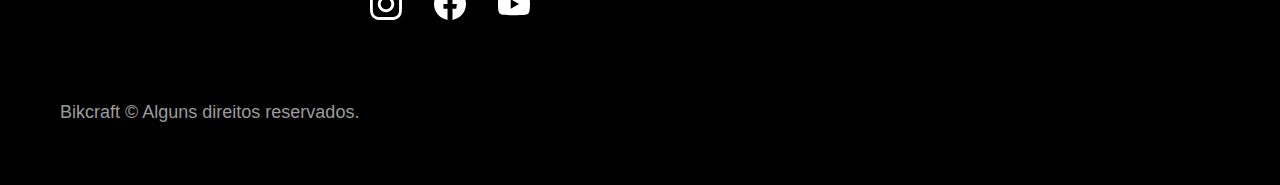
<file: bicicletas/nimbus.html>
<!DOCTYPE html>
<html lang="pt-br">

<head>
  <meta charset="UTF-8">
  <meta name="viewport" content="width=device-width, initial-scale=1.0">

  <title>Nimbus | Bikcraft</title>
  <meta name="description" content="Nimbus.">

  <link rel="stylesheet" href="../css/style.css">
</head>

<body id="bicicleta">
  <header class="header-bg">
    <div class="header container">
      <a href="../">
        <img src="../img/bikcraft.svg" alt="Bikcraft">
      </a>

      <nav aria-label="primaria">
        <ul class="header-menu font-1-m cor-0">
          <li><a href="../bicicletas.html">Bicicletas</a></li>
          <li><a href="../seguros.html">Seguros</a></li>
          <li><a href="../contato.html">Contato</a></li>
        </ul>
      </nav>
    </div>
  </header>

  <main class="titulo-bg">
    <div>
      <div class="titulo container">
        <p class="font-2-xl cor-5">R$ 4999</p>
        <h1 class="font-1-xxl cor-0">Nimbus Stark<span class="cor-p1">.</span></h1>
      </div>
    </div>
    <div class="bicicleta container">
      <div class="bicicleta-imagens">
        <img src="../img/bicicleta/nimbus1.jpg" alt="">
        <img src="../img/bicicleta/nimbus2.jpg" alt="">
        <img src="../img/bicicleta/nimbus3.jpg" alt="">
      </div>
      <div class="bicicleta-conteudo">
        <p class="font-2-l cor-5">A Nimbus Stark é a melhor Bikcraft já criada pela nossa equipe. Ela vem equipada com os melhores acessórios, o que garante maior velocidade.</p>
        <div class="bicicleta-comprar">
          <a class="botao" href="../orcamento.html">Comprar Agora</a>
          <span class="font-1-xs cor-6"><img src="../img/icones/entrega.svg" alt=""> entrega em 5 dias</span>
          <span class="font-1-xs cor-6"><img src="../img/icones/estoque.svg" alt=""> 18 em estoque</span>
        </div>

        <h2 class="font-1-xs cor-0">Informações</h2>
        <ul class="bicicleta-informacoes">
          <li>
            <img src="../img/icones/eletrica.svg" alt="">
            <h3 class="font-1-m cor-0">Motor Elétrico</h3>
            <p class="font-2-xs cor-5">Permite você viajar distâncias inimaginaveis com a sua bike.</p>
          </li>
          <li>
            <img src="../img/icones/velocidade.svg" alt="">
            <h3 class="font-1-m cor-0">50 km/h</h3>
            <p class="font-2-xs cor-5">A mais rápida bicicleta elétrica disponível hoje no mercado.</p>
          </li>
          <li>
            <img src="../img/icones/rastreador.svg" alt="">
            <h3 class="font-1-m cor-0">Rastreador</h3>
            <p class="font-2-xs cor-5">Rastreador e sistema anti-furto para garantir o seu sossego.</p>
          </li>
          <li>
            <img src="../img/icones/carbono.svg" alt="">
            <h3 class="font-1-m cor-0">Fibra de Carbono</h3>
            <p class="font-2-xs cor-5">Maior proteção possível para a sua Bikcraft com fibra de carbono.</p>
          </li>
        </ul>
        <h2 class="font-1-xs cor-0">Ficha Técnica</h2>
        <ul class="bicicleta-ficha font-2-s cor-4">
          <li>Peso <span>9 kg</span></li>
          <li>Altura <span>60 cm</span></li>
          <li>Largura <span>120 cm</span></li>
          <li>Profundidade <span>10 cm</span></li>
          <li>Marchas <span>16</span></li>
          <li>Roda <span>29</span></li>
        </ul>
      </div>
    </div>
  </main>

  <article class="bicicletas-lista container">
    <h2 class="font-1-xxl">escolha a sua<span class="cor-p1">.</span></h2>

    <ul>
      <li>
        <a href="./magic.html">
          <img src="../img/bicicletas/magic.jpg" alt="Bicicleta preta">
          <h3 class="font-1-xl">Magic Might</h3>
          <span class="font-2-m cor-8">R$ 2499</span>
        </a>
      </li>
      <li>
        <a href="./nebula.html">
          <img src="../img/bicicletas/nebula.jpg" alt="Bicicleta preta">
          <h3 class="font-1-xl">Nebula Cosmic</h3>
          <span class="font-2-m cor-8">R$ 3999</span>
        </a>
      </li>
    </ul>
  </article>

  <article class="seguro-bg">
    <div class="seguro container">
      <div class="seguro-imagem">
        <img src="../img/fotos/seguros.jpg" alt="Pessoa parada em cima de uma bicicleta.">
      </div>
      <div class="seguro-conteudo">
        <h2 class="font-1-xxl cor-0">Pedale mais tranquilo com o nosso <span class="cor-p1">seguro.</span></h2>
        <p class="font-2-l cor-5">Inscreva-se em um dos planos do nosso seguro Bikcraft e aproveite diversos benefícios.</p>
        <a class="botao" href="../seguros.html">Conheça Mais</a>
      </div>
    </div>
  </article>

  <footer class="footer-bg">
    <div class="footer container">
      <img src="../img/bikcraft.svg" alt="Bikcraft">
      <div class="footer-contato">
        <h3 class="font-2-l-b cor-0">Contato</h3>
        <ul class="font-2-m cor-5">
          <li><a href="tel:+552199999999">+55 21 9999-9999</a></li>
          <li><a href="mailto:contato@bikcraft.com">contato@bikcraft.com</a></li>
          <li>Rua Ali Perto, 42 - Botafogo</li>
          <li>Rio de Janeiro - RJ</li>
        </ul>
        <div class="footer-redes">
          <a href="../">
            <img src="../img/redes/instagram.svg" alt="Instagram">
          </a>
          <a href="../">
            <img src="../img/redes/facebook.svg" alt="Facebook">
          </a>
          <a href="../">
            <img src="../img/redes/youtube.svg" alt="Youtube">
          </a>
        </div>
      </div>
      <div class="footer-informacoes">
        <h3 class="font-2-l-b cor-0">Informações</h3>
        <nav>
          <ul class="font-1-m cor-5">
            <li><a href="../bicicletas.html">Bicicletas</a></li>
            <li><a href="../seguros.html">Seguros</a></li>
            <li><a href="../contato.html">Contato</a></li>
            <li><a href="../termos.html">Termos e Condições</a></li>
          </ul>
        </nav>
      </div>
      <p class="footer-copy font-2-m cor-6">Bikcraft © Alguns direitos reservados.</p>
    </div>
  </footer>
</body>

</html>
</file>
<file: css/style.css>
@import "./global/global.css";
@import "./utilidades/tipografia.css";
@import "./utilidades/cores.css";

@import "./global/header.css";
@import "./global/footer.css";

/* Utilidades */
@import "./utilidades/componentes.css";
@import "./utilidades/formulario.css";

/* Home */
@import "./home/introducao.css";
@import "./home/tecnologia.css";
@import "./home/parceiros.css";
@import "./home/depoimento.css";

/* Bicicletas */
@import "./bicicletas/bicicletas-lista.css";
@import "./bicicletas/bicicletas.css";

/* Bicicleta */
@import "./bicicleta/bicicleta.css";
@import "./bicicleta/seguro.css";

/* Seguros */
@import "./seguros/seguros.css";
@import "./seguros/vantagens.css";
@import "./seguros/perguntas.css";

/* Contato */
@import "./contato/contato.css";
@import "./contato/lojas.css";

/* Contato */
@import "./orcamento/orcamento.css";

/* Termos */
@import "./termos/termos.css";
</file>
